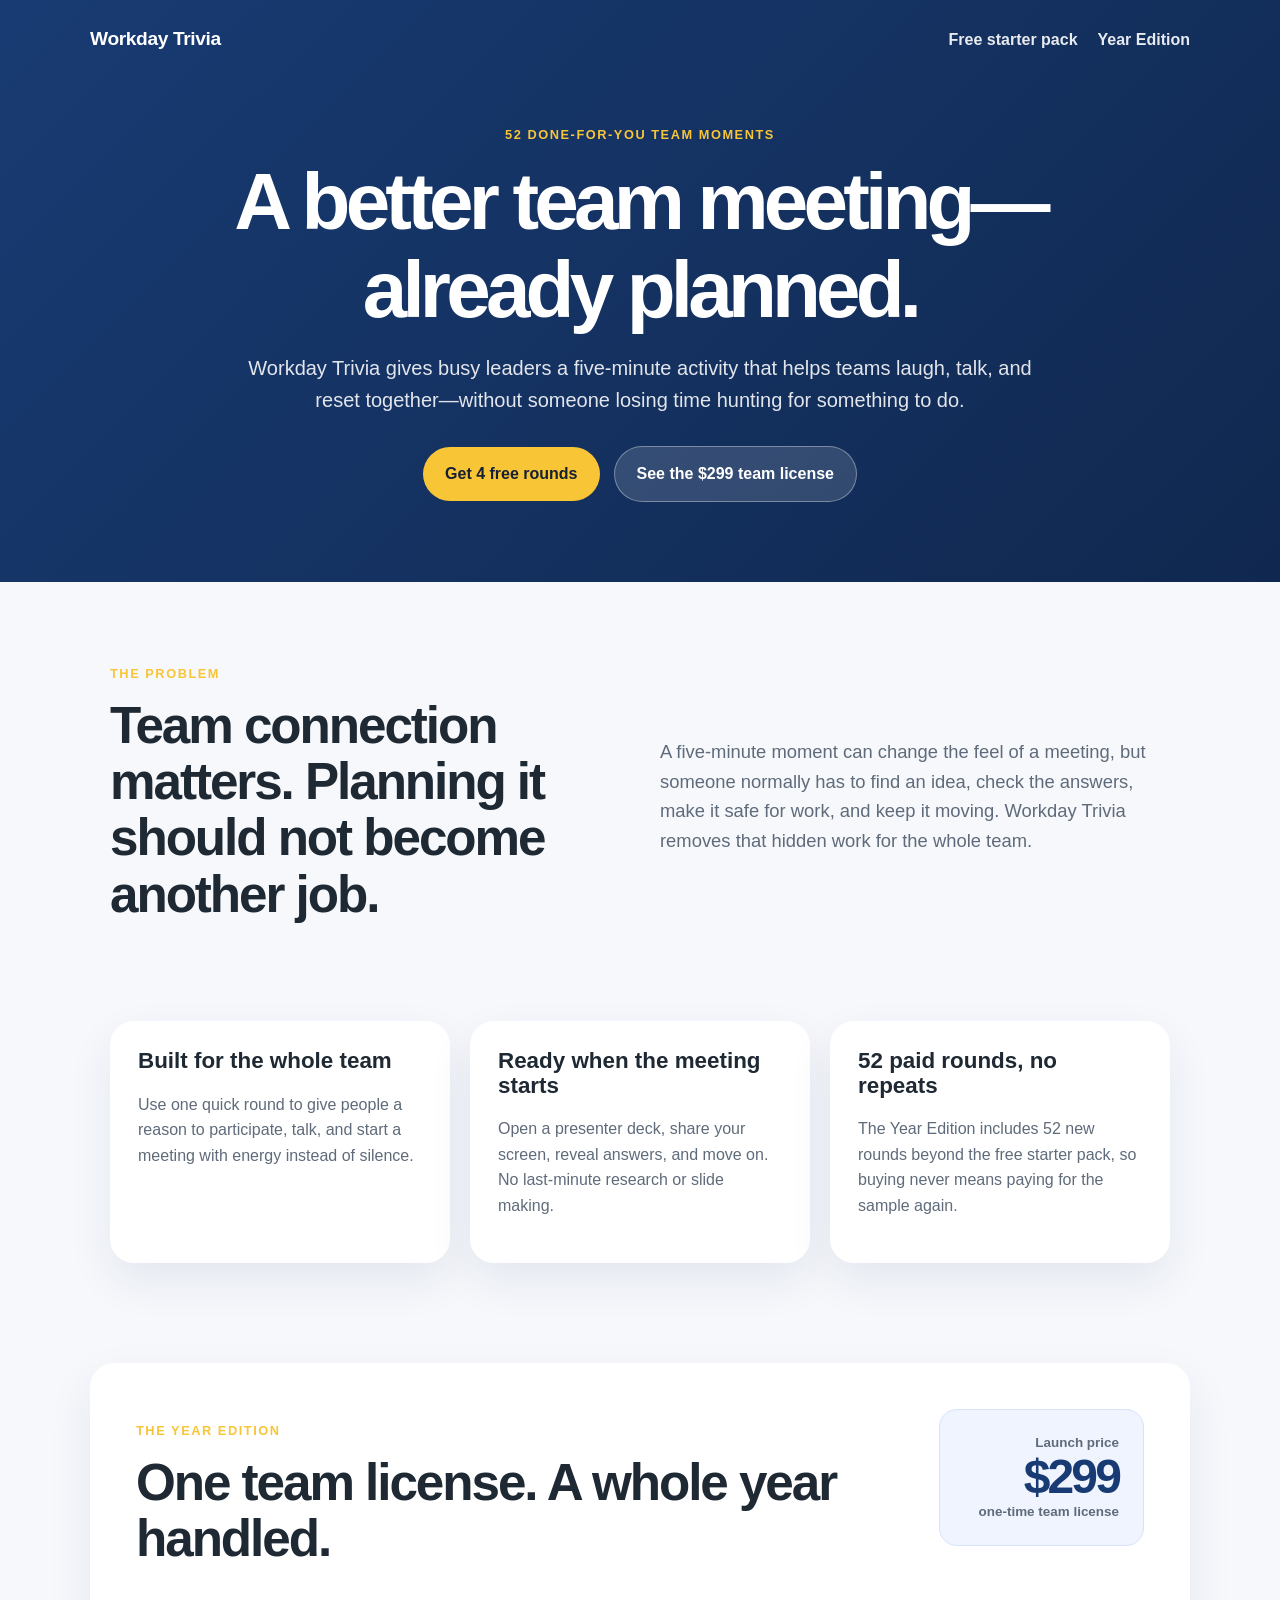
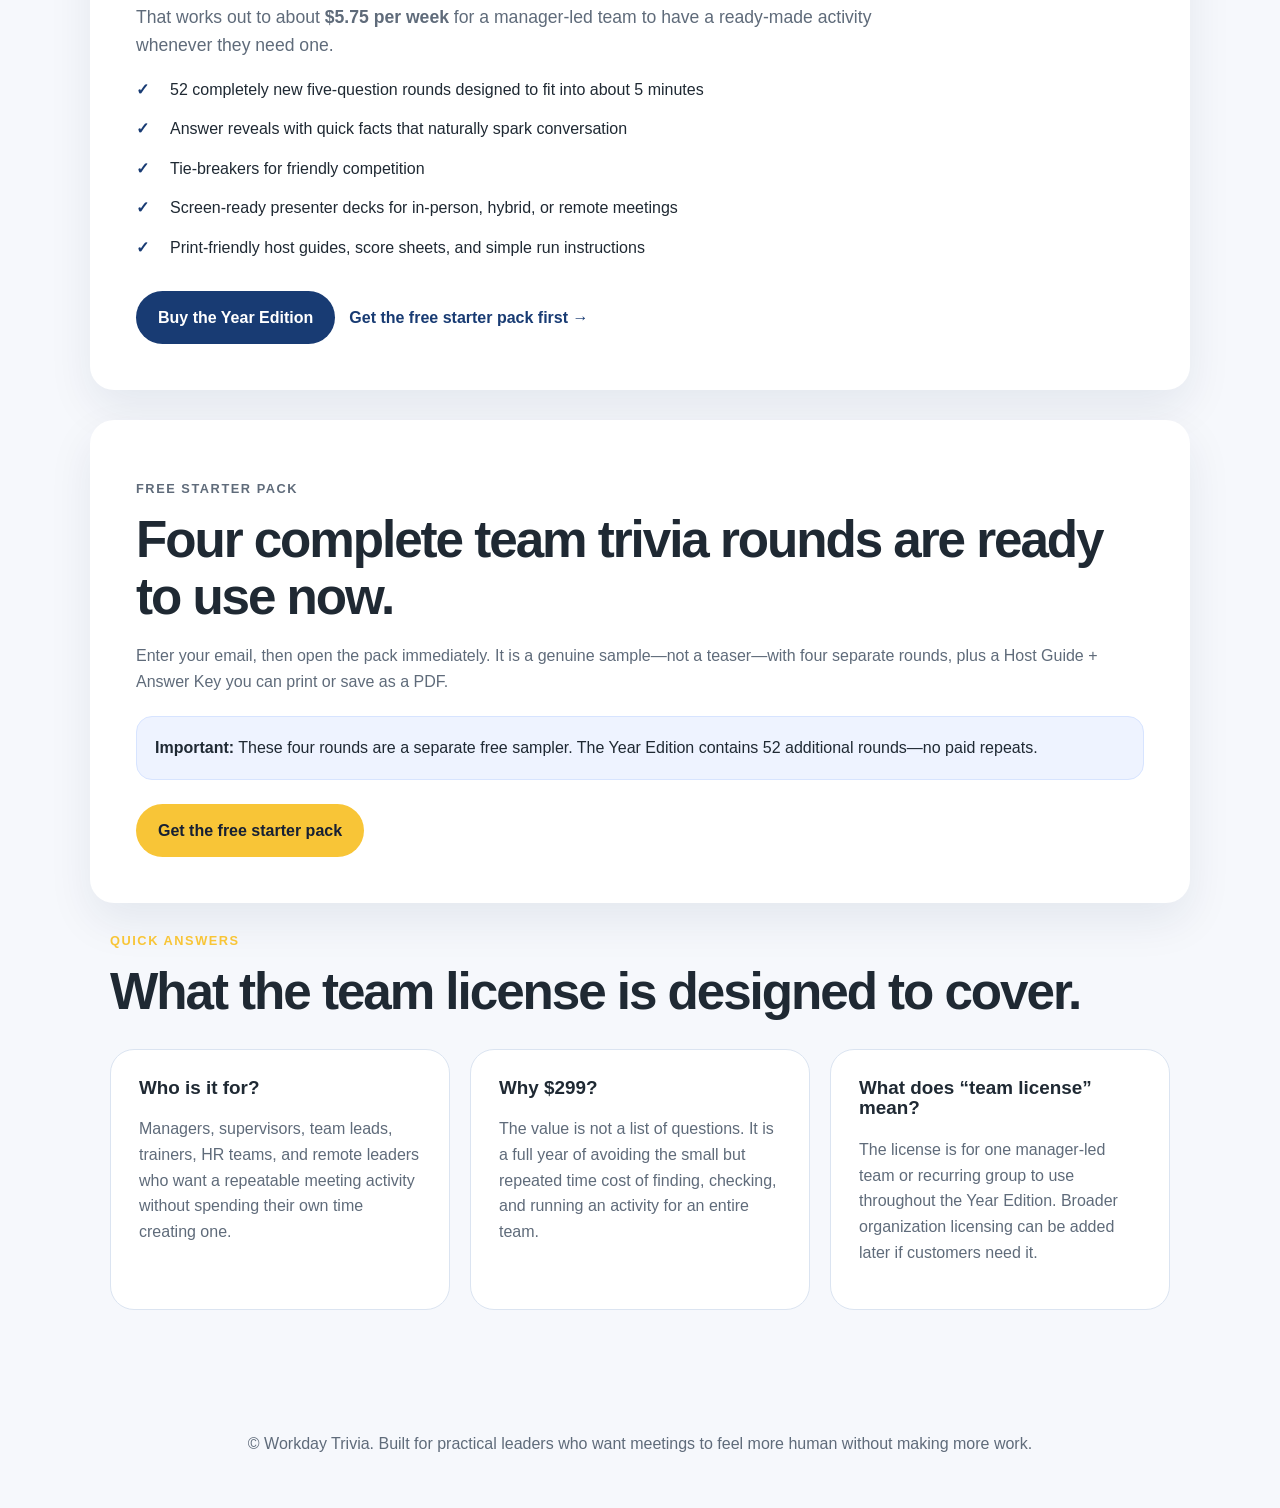
<file: index.html>
<!DOCTYPE html>
<html lang="en">
<head>
  <meta charset="UTF-8" />
  <meta name="viewport" content="width=device-width, initial-scale=1.0" />
  <title>Workday Trivia | 52 Weeks of Ready-to-Run Team Trivia</title>
  <meta name="description" content="Ready-to-run team trivia that gives managers 52 easy ways to create connection without planning another meeting activity." />
  <link rel="stylesheet" href="styles.css" />
</head>
<body>
  <header class="hero">
    <nav class="nav">
      <div class="brand">Workday Trivia</div>
      <div class="nav-links">
        <a href="get-starter-pack.html" class="nav-link">Free starter pack</a>
        <a href="#year-edition" class="nav-link">Year Edition</a>
      </div>
    </nav>
    <div class="hero-inner">
      <p class="eyebrow">52 done-for-you team moments</p>
      <h1>A better team meeting—already planned.</h1>
      <p class="lead">Workday Trivia gives busy leaders a five-minute activity that helps teams laugh, talk, and reset together—without someone losing time hunting for something to do.</p>
      <div class="hero-actions">
        <a href="get-starter-pack.html" class="button primary">Get 4 free rounds</a>
        <a href="#year-edition" class="button secondary">See the $299 team license</a>
      </div>
    </div>
  </header>

  <main>
    <section class="section problem">
      <div>
        <p class="eyebrow">The problem</p>
        <h2>Team connection matters. Planning it should not become another job.</h2>
      </div>
      <p>A five-minute moment can change the feel of a meeting, but someone normally has to find an idea, check the answers, make it safe for work, and keep it moving. Workday Trivia removes that hidden work for the whole team.</p>
    </section>

    <section class="section cards" aria-label="Workday Trivia benefits">
      <div class="card">
        <h3>Built for the whole team</h3>
        <p>Use one quick round to give people a reason to participate, talk, and start a meeting with energy instead of silence.</p>
      </div>
      <div class="card">
        <h3>Ready when the meeting starts</h3>
        <p>Open a presenter deck, share your screen, reveal answers, and move on. No last-minute research or slide making.</p>
      </div>
      <div class="card">
        <h3>52 paid rounds, no repeats</h3>
        <p>The Year Edition includes 52 new rounds beyond the free starter pack, so buying never means paying for the sample again.</p>
      </div>
    </section>

    <section class="section offer" id="year-edition">
      <div class="offer-heading">
        <div>
          <p class="eyebrow">The Year Edition</p>
          <h2>One team license. A whole year handled.</h2>
        </div>
        <div class="price-box" aria-label="Launch team license price">
          <span class="price-label">Launch price</span>
          <strong class="price">$299</strong>
          <span class="price-note">one-time team license</span>
        </div>
      </div>
      <p class="offer-intro">That works out to about <strong>$5.75 per week</strong> for a manager-led team to have a ready-made activity whenever they need one.</p>
      <ul class="checklist">
        <li>52 completely new five-question rounds designed to fit into about 5 minutes</li>
        <li>Answer reveals with quick facts that naturally spark conversation</li>
        <li>Tie-breakers for friendly competition</li>
        <li>Screen-ready presenter decks for in-person, hybrid, or remote meetings</li>
        <li>Print-friendly host guides, score sheets, and simple run instructions</li>
      </ul>
      <div class="offer-actions">
        <a href="https://payhip.com/b/7ZrlR" class="button dark">Buy the Year Edition</a>
        <a href="get-starter-pack.html" class="text-link">Get the free starter pack first →</a>
      </div>
    </section>

    <section class="section sample" id="sample">
      <p class="eyebrow">Free starter pack</p>
      <h2>Four complete team trivia rounds are ready to use now.</h2>
      <p>Enter your email, then open the pack immediately. It is a genuine sample—not a teaser—with four separate rounds, plus a Host Guide + Answer Key you can print or save as a PDF.</p>
      <div class="status-box">
        <strong>Important:</strong> These four rounds are a separate free sampler. The Year Edition contains 52 additional rounds—no paid repeats.
      </div>
      <div class="hero-actions start-actions">
        <a href="get-starter-pack.html" class="button primary">Get the free starter pack</a>
      </div>
    </section>

    <section class="section faq" aria-labelledby="faq-heading">
      <p class="eyebrow">Quick answers</p>
      <h2 id="faq-heading">What the team license is designed to cover.</h2>
      <div class="faq-grid">
        <article>
          <h3>Who is it for?</h3>
          <p>Managers, supervisors, team leads, trainers, HR teams, and remote leaders who want a repeatable meeting activity without spending their own time creating one.</p>
        </article>
        <article>
          <h3>Why $299?</h3>
          <p>The value is not a list of questions. It is a full year of avoiding the small but repeated time cost of finding, checking, and running an activity for an entire team.</p>
        </article>
        <article>
          <h3>What does “team license” mean?</h3>
          <p>The license is for one manager-led team or recurring group to use throughout the Year Edition. Broader organization licensing can be added later if customers need it.</p>
        </article>
      </div>
    </section>
  </main>

  <footer>
    <p>© Workday Trivia. Built for practical leaders who want meetings to feel more human without making more work.</p>
  </footer>
</body>
</html>
</file>
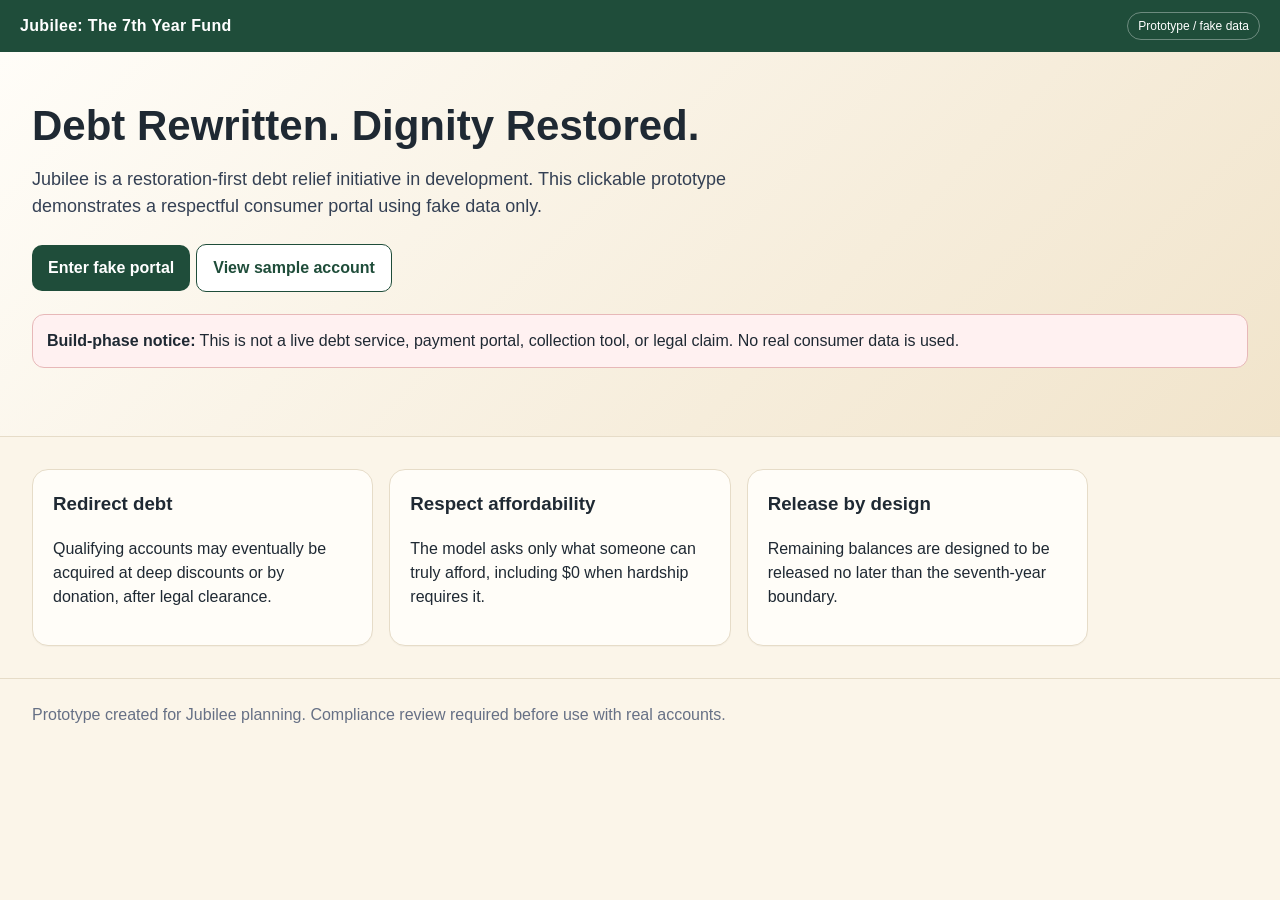
<file: jubilee-preview/index.html>
<!doctype html>
<html>
<head><meta charset="utf-8"><meta name="viewport" content="width=device-width,initial-scale=1"><title>Jubilee: The 7th Year Fund</title><link rel="stylesheet" href="styles.css"></head>
<body><div class="topbar"><div class="brand">Jubilee: The 7th Year Fund</div><div class="badge">Prototype / fake data</div></div><section class="hero"><h1>Debt Rewritten. Dignity Restored.</h1><p>Jubilee is a restoration-first debt relief initiative in development. This clickable prototype demonstrates a respectful consumer portal using fake data only.</p><a class="btn" href="dashboard.html">Enter fake portal</a><a class="btn secondary" href="account.html">View sample account</a><div class="notice warn"><strong>Build-phase notice:</strong> This is not a live debt service, payment portal, collection tool, or legal claim. No real consumer data is used.</div></section><main class="content"><div class="grid"><div class="card"><h3>Redirect debt</h3><p>Qualifying accounts may eventually be acquired at deep discounts or by donation, after legal clearance.</p></div><div class="card"><h3>Respect affordability</h3><p>The model asks only what someone can truly afford, including $0 when hardship requires it.</p></div><div class="card"><h3>Release by design</h3><p>Remaining balances are designed to be released no later than the seventh-year boundary.</p></div></div></main><footer>Prototype created for Jubilee planning. Compliance review required before use with real accounts.</footer></body></html>
</file>
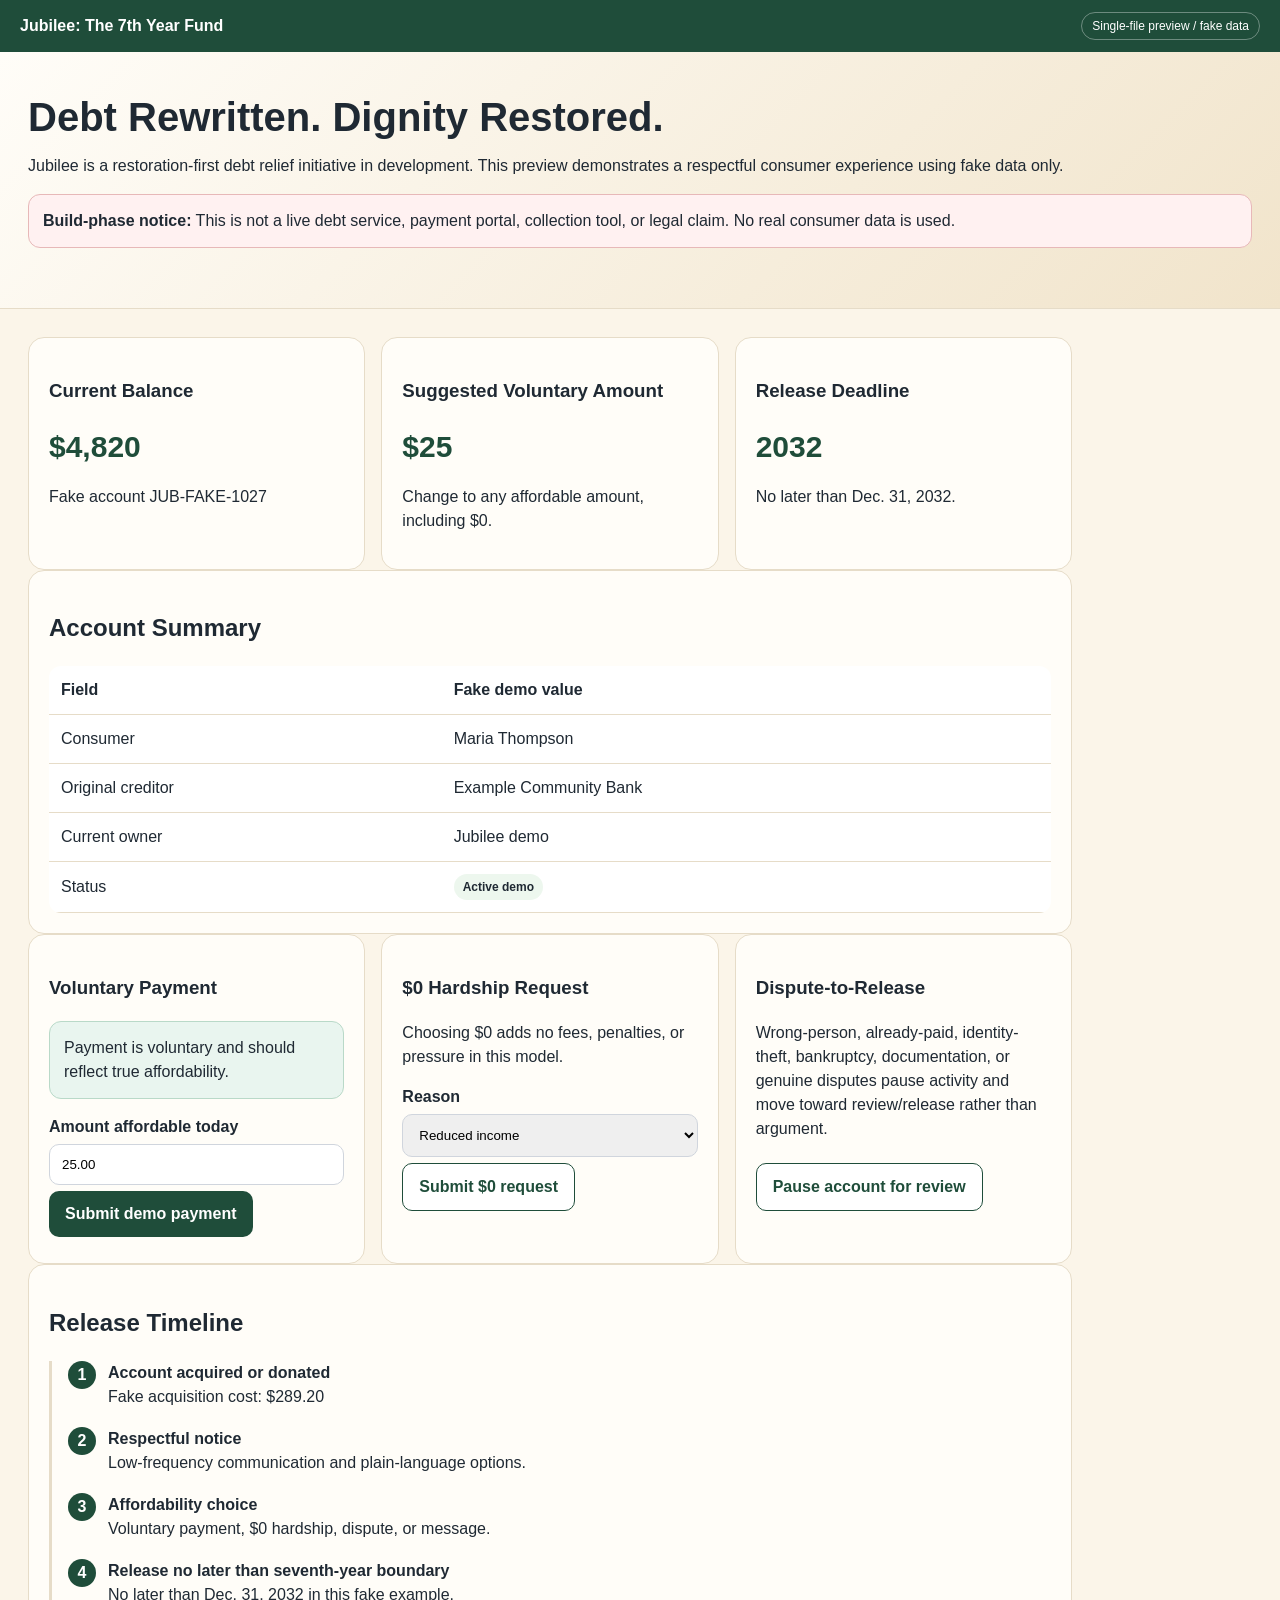
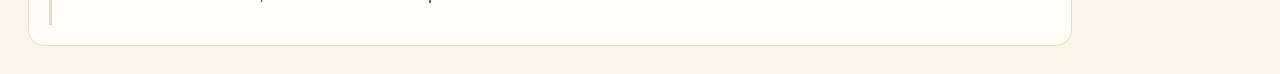
<file: docs/jubilee-preview/index.html>
<!doctype html><html><head><meta charset="utf-8"><meta name="viewport" content="width=device-width,initial-scale=1"><title>Jubilee Preview</title><style>:root{--green:#1f4d3a;--gold:#c59a3b;--cream:#fbf5e9;--ink:#1f2933;--muted:#667085;--line:#e6dcc8;--card:#fffdf8;--danger:#8a1f1f;--blue:#254f7a}*{box-sizing:border-box}body{margin:0;font-family:Inter,Arial,sans-serif;background:var(--cream);color:var(--ink);line-height:1.5}.topbar{background:var(--green);color:white;padding:12px 20px;display:flex;justify-content:space-between;gap:16px;align-items:center}.brand{font-weight:800}.badge{border:1px solid rgba(255,255,255,.35);border-radius:999px;padding:4px 10px;font-size:12px}.hero{padding:44px 28px;background:linear-gradient(135deg,#fffdf8,#f1e4cb);border-bottom:1px solid var(--line)}.hero h1{font-size:40px;line-height:1.05;margin:0 0 12px}.content{padding:28px;max-width:1100px}.grid{display:grid;grid-template-columns:repeat(3,1fr);gap:16px}.card{background:var(--card);border:1px solid var(--line);border-radius:16px;padding:20px}.metric{font-size:30px;font-weight:800;color:var(--green)}.notice{background:#fff6d6;border:1px solid #e8c96c;border-radius:12px;padding:14px;margin:16px 0}.safe{background:#e9f5ef;border-color:#b9d9c8}.warn{background:#fff1f1;border-color:#e7b8b8}.btn{display:inline-block;background:var(--green);color:white;padding:11px 16px;border-radius:10px;text-decoration:none;font-weight:700;margin:6px 6px 6px 0}.btn.secondary{background:#fff;color:var(--green);border:1px solid var(--green)}.table{width:100%;border-collapse:collapse;background:white;border-radius:12px;overflow:hidden}.table th,.table td{padding:12px;border-bottom:1px solid var(--line);text-align:left}.pill{display:inline-block;border-radius:999px;padding:4px 9px;background:#edf7ee;font-weight:700;font-size:12px}.steps{counter-reset:step}.step{display:flex;gap:12px;border-left:3px solid var(--line);padding:0 0 18px 16px}.dot{width:28px;height:28px;border-radius:50%;background:var(--green);color:white;display:flex;align-items:center;justify-content:center;font-weight:800;flex:0 0 auto}label{display:block;margin:12px 0 5px;font-weight:700}input,select,textarea{width:100%;padding:12px;border:1px solid #d0d5dd;border-radius:10px}textarea{min-height:90px}@media(max-width:820px){.grid{grid-template-columns:1fr}.hero h1{font-size:32px}}</style></head><body><div class="topbar"><div class="brand">Jubilee: The 7th Year Fund</div><div class="badge">Single-file preview / fake data</div></div><section class="hero"><h1>Debt Rewritten. Dignity Restored.</h1><p>Jubilee is a restoration-first debt relief initiative in development. This preview demonstrates a respectful consumer experience using fake data only.</p><div class="notice warn"><strong>Build-phase notice:</strong> This is not a live debt service, payment portal, collection tool, or legal claim. No real consumer data is used.</div></section><main class="content"><div class="grid"><div class="card"><h3>Current Balance</h3><div class="metric">$4,820</div><p>Fake account JUB-FAKE-1027</p></div><div class="card"><h3>Suggested Voluntary Amount</h3><div class="metric">$25</div><p>Change to any affordable amount, including $0.</p></div><div class="card"><h3>Release Deadline</h3><div class="metric">2032</div><p>No later than Dec. 31, 2032.</p></div></div><div class="card"><h2>Account Summary</h2><table class="table"><tr><th>Field</th><th>Fake demo value</th></tr><tr><td>Consumer</td><td>Maria Thompson</td></tr><tr><td>Original creditor</td><td>Example Community Bank</td></tr><tr><td>Current owner</td><td>Jubilee demo</td></tr><tr><td>Status</td><td><span class="pill">Active demo</span></td></tr></table></div><div class="grid"><div class="card"><h3>Voluntary Payment</h3><div class="notice safe">Payment is voluntary and should reflect true affordability.</div><label>Amount affordable today</label><input value="25.00"><a class="btn" href="#">Submit demo payment</a></div><div class="card"><h3>$0 Hardship Request</h3><p>Choosing $0 adds no fees, penalties, or pressure in this model.</p><label>Reason</label><select><option>Reduced income</option><option>Medical/family emergency</option><option>Housing or utilities priority</option></select><a class="btn secondary" href="#">Submit $0 request</a></div><div class="card"><h3>Dispute-to-Release</h3><p>Wrong-person, already-paid, identity-theft, bankruptcy, documentation, or genuine disputes pause activity and move toward review/release rather than argument.</p><a class="btn secondary" href="#">Pause account for review</a></div></div><div class="card"><h2>Release Timeline</h2><div class="steps"><div class="step"><div class="dot">1</div><div><strong>Account acquired or donated</strong><br>Fake acquisition cost: $289.20</div></div><div class="step"><div class="dot">2</div><div><strong>Respectful notice</strong><br>Low-frequency communication and plain-language options.</div></div><div class="step"><div class="dot">3</div><div><strong>Affordability choice</strong><br>Voluntary payment, $0 hardship, dispute, or message.</div></div><div class="step"><div class="dot">4</div><div><strong>Release no later than seventh-year boundary</strong><br>No later than Dec. 31, 2032 in this fake example.</div></div></div></div></main></body></html>
</file>
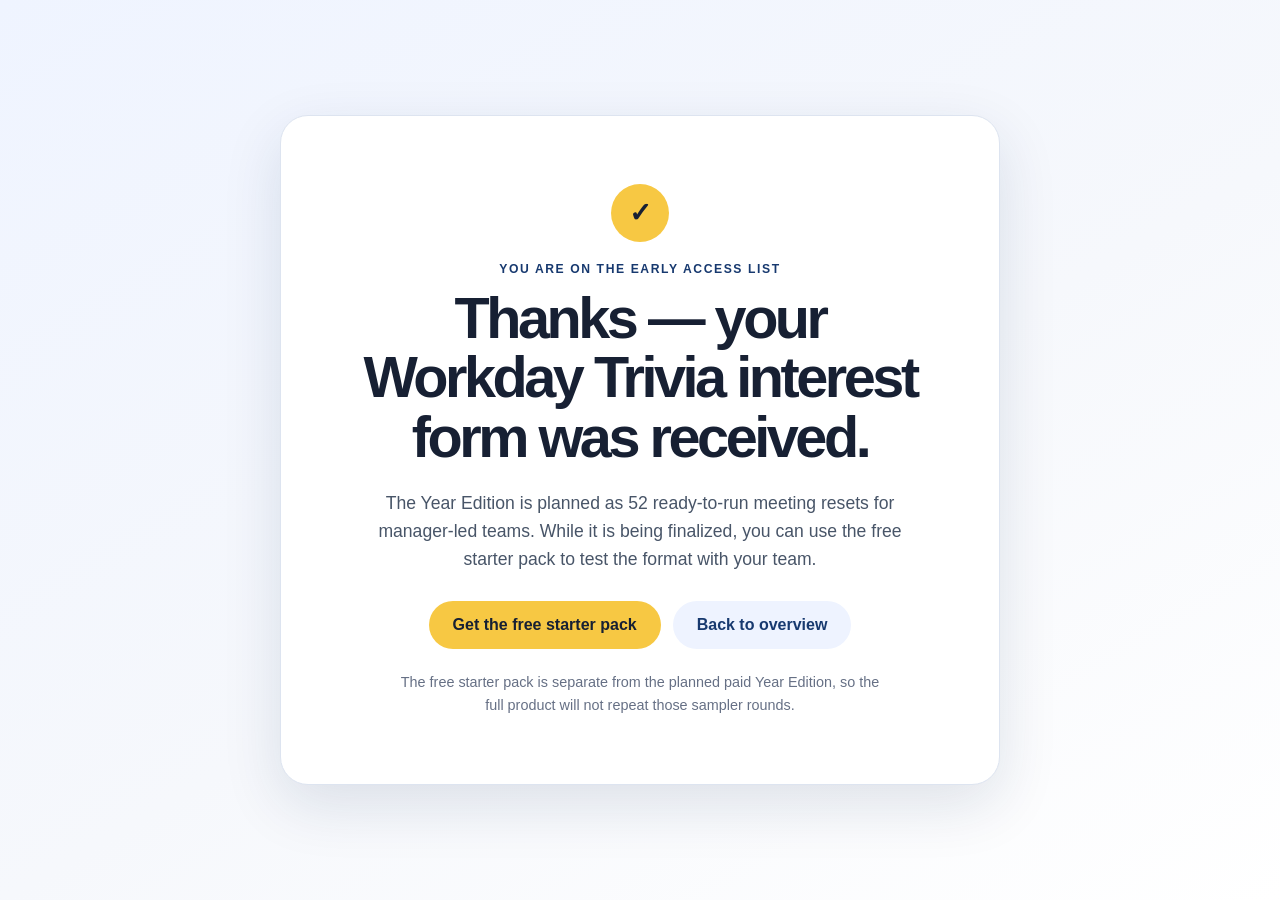
<file: early-access-thanks.html>
<!DOCTYPE html>
<html lang="en">
<head>
  <meta charset="UTF-8" />
  <meta name="viewport" content="width=device-width, initial-scale=1.0" />
  <meta name="robots" content="noindex" />
  <title>Early Access Request Received | Workday Trivia</title>
  <style>
    :root { --ink:#172033; --navy:#17396f; --navy2:#0d2143; --gold:#f7c843; --paper:#f6f8fc; --muted:#667085; --line:#dde4f0; }
    * { box-sizing:border-box; }
    body { margin:0; min-height:100vh; display:grid; place-items:center; padding:28px; font-family:Arial,Helvetica,sans-serif; color:var(--ink); background:linear-gradient(150deg,#eff4ff,#f6f8fc 55%,#fff); }
    main { width:min(720px,100%); padding:clamp(34px,8vw,68px); text-align:center; border:1px solid var(--line); border-radius:28px; background:#fff; box-shadow:0 20px 60px rgba(16,40,79,.12); }
    .check { width:58px; height:58px; display:grid; place-items:center; margin:0 auto 20px; border-radius:50%; color:var(--ink); background:var(--gold); font-size:1.7rem; font-weight:900; }
    .eyebrow { margin:0 0 13px; color:var(--navy); text-transform:uppercase; letter-spacing:.13em; font-size:.76rem; font-weight:900; }
    h1 { margin:0; font-size:clamp(2.2rem,6vw,3.6rem); line-height:1.03; letter-spacing:-.06em; }
    .lead { margin:22px auto 0; max-width:540px; color:#485568; font-size:1.1rem; line-height:1.6; }
    .actions { margin-top:28px; display:flex; flex-wrap:wrap; justify-content:center; gap:12px; }
    .button { display:inline-block; padding:15px 24px; border-radius:999px; color:var(--ink); background:var(--gold); text-decoration:none; font-weight:900; }
    .secondary { color:var(--navy); background:#eef3ff; }
    .small { margin:22px auto 0; max-width:500px; color:var(--muted); font-size:.9rem; line-height:1.55; }
  </style>
</head>
<body>
  <main>
    <div class="check">✓</div>
    <p class="eyebrow">You are on the early access list</p>
    <h1>Thanks — your Workday Trivia interest form was received.</h1>
    <p class="lead">The Year Edition is planned as 52 ready-to-run meeting resets for manager-led teams. While it is being finalized, you can use the free starter pack to test the format with your team.</p>
    <div class="actions">
      <a class="button" href="get-starter-pack.html">Get the free starter pack</a>
      <a class="button secondary" href="index.html">Back to overview</a>
    </div>
    <p class="small">The free starter pack is separate from the planned paid Year Edition, so the full product will not repeat those sampler rounds.</p>
  </main>
</body>
</html>
</file>
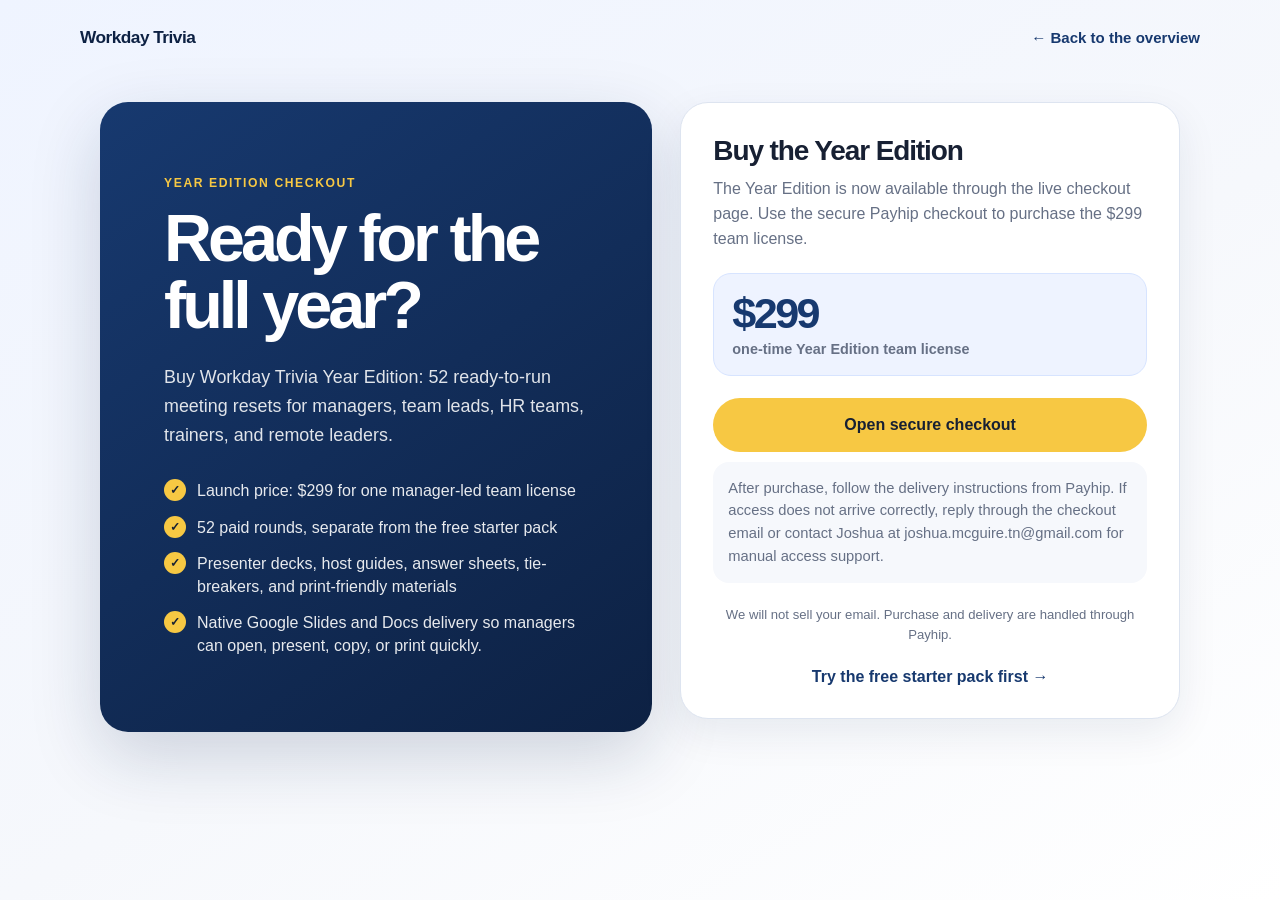
<file: early-access.html>
<!DOCTYPE html>
<html lang="en">
<head>
  <meta charset="UTF-8" />
  <meta name="viewport" content="width=device-width, initial-scale=1.0" />
  <meta name="robots" content="noindex" />
  <title>Buy Workday Trivia Year Edition</title>
  <meta name="description" content="Buy Workday Trivia Year Edition, a 52-week team trivia package for managers and team leaders." />
  <style>
    :root { --ink:#172033; --navy:#17396f; --navy2:#0d2143; --gold:#f7c843; --paper:#f6f8fc; --muted:#667085; --line:#dde4f0; --green:#0f8a57; }
    * { box-sizing:border-box; }
    body { margin:0; min-height:100vh; font-family:Arial,Helvetica,sans-serif; color:var(--ink); background:linear-gradient(150deg,#eff4ff 0%,#f6f8fc 55%,#fff 100%); }
    .nav { width:min(1120px,calc(100% - 40px)); margin:0 auto; min-height:74px; display:flex; justify-content:space-between; align-items:center; gap:18px; }
    .brand { color:var(--navy2); text-decoration:none; font-size:1.08rem; font-weight:900; letter-spacing:-.03em; }
    .back { color:var(--navy); text-decoration:none; font-size:.94rem; font-weight:800; }
    main { width:min(1080px,calc(100% - 40px)); margin:28px auto 70px; display:grid; grid-template-columns:minmax(0,1.05fr) minmax(330px,.95fr); gap:28px; align-items:start; }
    .intro { padding:clamp(34px,7vw,74px) clamp(28px,6vw,64px); border-radius:28px; color:#fff; background:linear-gradient(145deg,var(--navy),var(--navy2)); box-shadow:0 24px 70px rgba(16,40,79,.18); }
    .eyebrow { margin:0 0 15px; color:var(--gold); text-transform:uppercase; letter-spacing:.13em; font-size:.76rem; font-weight:900; }
    h1 { max-width:640px; margin:0; font-size:clamp(2.45rem,5.2vw,4.65rem); line-height:1.01; letter-spacing:-.06em; }
    .lead { max-width:610px; margin:24px 0 0; color:rgba(255,255,255,.87); font-size:1.12rem; line-height:1.6; }
    .benefits { margin:30px 0 0; padding:0; list-style:none; display:grid; gap:13px; }
    .benefits li { display:flex; gap:11px; align-items:flex-start; color:rgba(255,255,255,.9); line-height:1.45; }
    .check { width:22px; height:22px; flex:none; display:grid; place-items:center; border-radius:50%; color:var(--ink); background:var(--gold); font-size:.78rem; font-weight:900; }
    .card { align-self:start; padding:32px; border:1px solid var(--line); border-radius:28px; background:#fff; box-shadow:0 14px 40px rgba(16,40,79,.08); }
    .card h2 { margin:0; font-size:1.75rem; letter-spacing:-.04em; }
    .card > p { margin:10px 0 22px; color:var(--muted); line-height:1.55; }
    .price { margin:0 0 22px; padding:18px; border:1px solid #d7e4ff; border-radius:18px; background:#eef3ff; }
    .price strong { display:block; color:var(--navy); font-size:2.7rem; letter-spacing:-.06em; line-height:1; }
    .price span { display:block; margin-top:5px; color:var(--muted); font-size:.9rem; font-weight:800; }
    .button { display:flex; align-items:center; justify-content:center; width:100%; min-height:54px; border-radius:999px; padding:14px 18px; color:var(--ink); background:var(--gold); text-decoration:none; font-weight:900; font-size:1rem; }
    .small { margin:15px 0 0; color:var(--muted); font-size:.82rem; line-height:1.45; text-align:center; }
    .secondary-link { display:block; margin-top:22px; color:var(--navy); font-weight:800; text-align:center; text-decoration:none; }
    .support { margin-top:18px; padding:15px; border-radius:16px; background:#f6f8fc; color:#485568; line-height:1.45; font-size:.92rem; }
    @media (max-width:840px) { main { grid-template-columns:1fr; margin-top:4px; } .intro { padding:48px 30px; } }
  </style>
</head>
<body>
  <nav class="nav" aria-label="Primary navigation">
    <a href="index.html" class="brand">Workday Trivia</a>
    <a href="index.html" class="back">← Back to the overview</a>
  </nav>

  <main>
    <section class="intro">
      <p class="eyebrow">Year Edition checkout</p>
      <h1>Ready for the full year?</h1>
      <p class="lead">Buy Workday Trivia Year Edition: 52 ready-to-run meeting resets for managers, team leads, HR teams, trainers, and remote leaders.</p>
      <ul class="benefits">
        <li><span class="check">✓</span><span>Launch price: $299 for one manager-led team license</span></li>
        <li><span class="check">✓</span><span>52 paid rounds, separate from the free starter pack</span></li>
        <li><span class="check">✓</span><span>Presenter decks, host guides, answer sheets, tie-breakers, and print-friendly materials</span></li>
        <li><span class="check">✓</span><span>Native Google Slides and Docs delivery so managers can open, present, copy, or print quickly.</span></li>
      </ul>
    </section>

    <section class="card" aria-labelledby="checkout-title">
      <h2 id="checkout-title">Buy the Year Edition</h2>
      <p>The Year Edition is now available through the live checkout page. Use the secure Payhip checkout to purchase the $299 team license.</p>
      <div class="price">
        <strong>$299</strong>
        <span>one-time Year Edition team license</span>
      </div>
      <a class="button" href="https://payhip.com/b/7ZrlR">Open secure checkout</a>
      <p class="support">After purchase, follow the delivery instructions from Payhip. If access does not arrive correctly, reply through the checkout email or contact Joshua at joshua.mcguire.tn@gmail.com for manual access support.</p>
      <p class="small">We will not sell your email. Purchase and delivery are handled through Payhip.</p>
      <a class="secondary-link" href="get-starter-pack.html">Try the free starter pack first →</a>
    </section>
  </main>
</body>
</html>
</file>
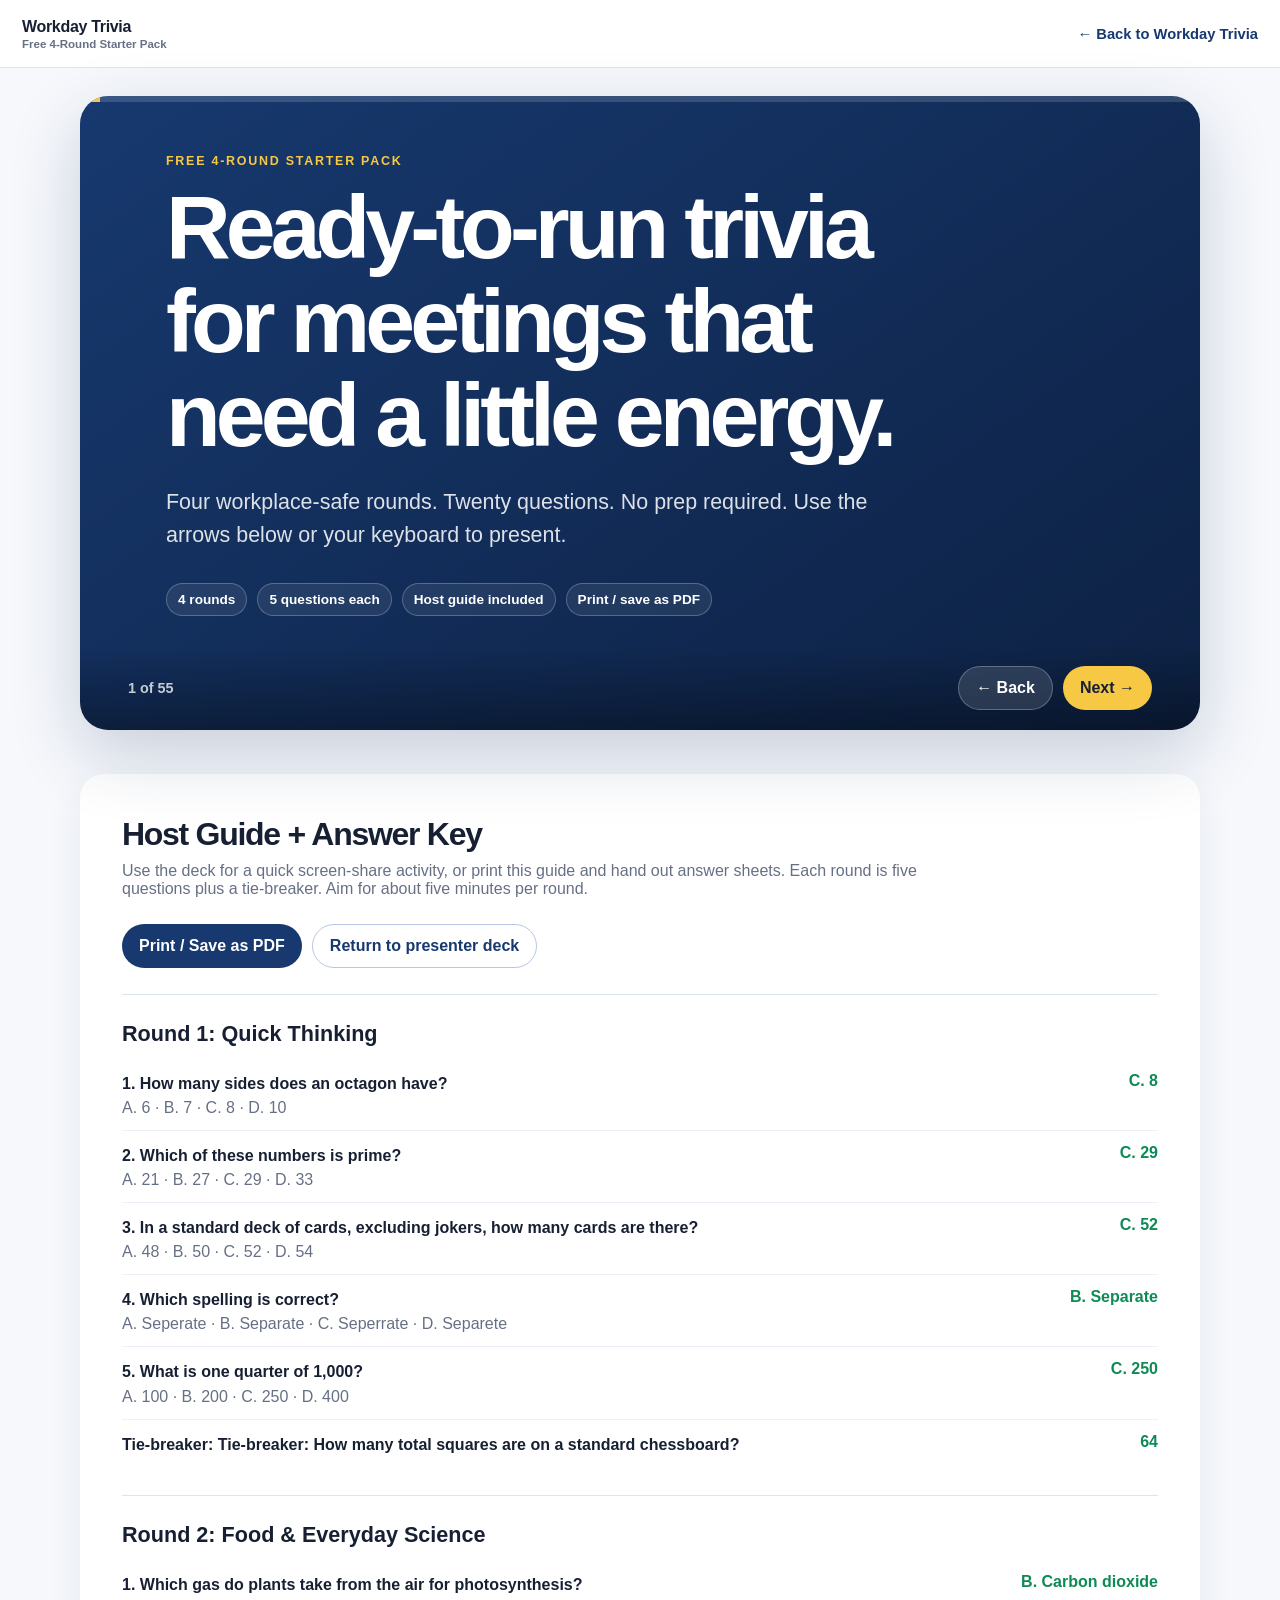
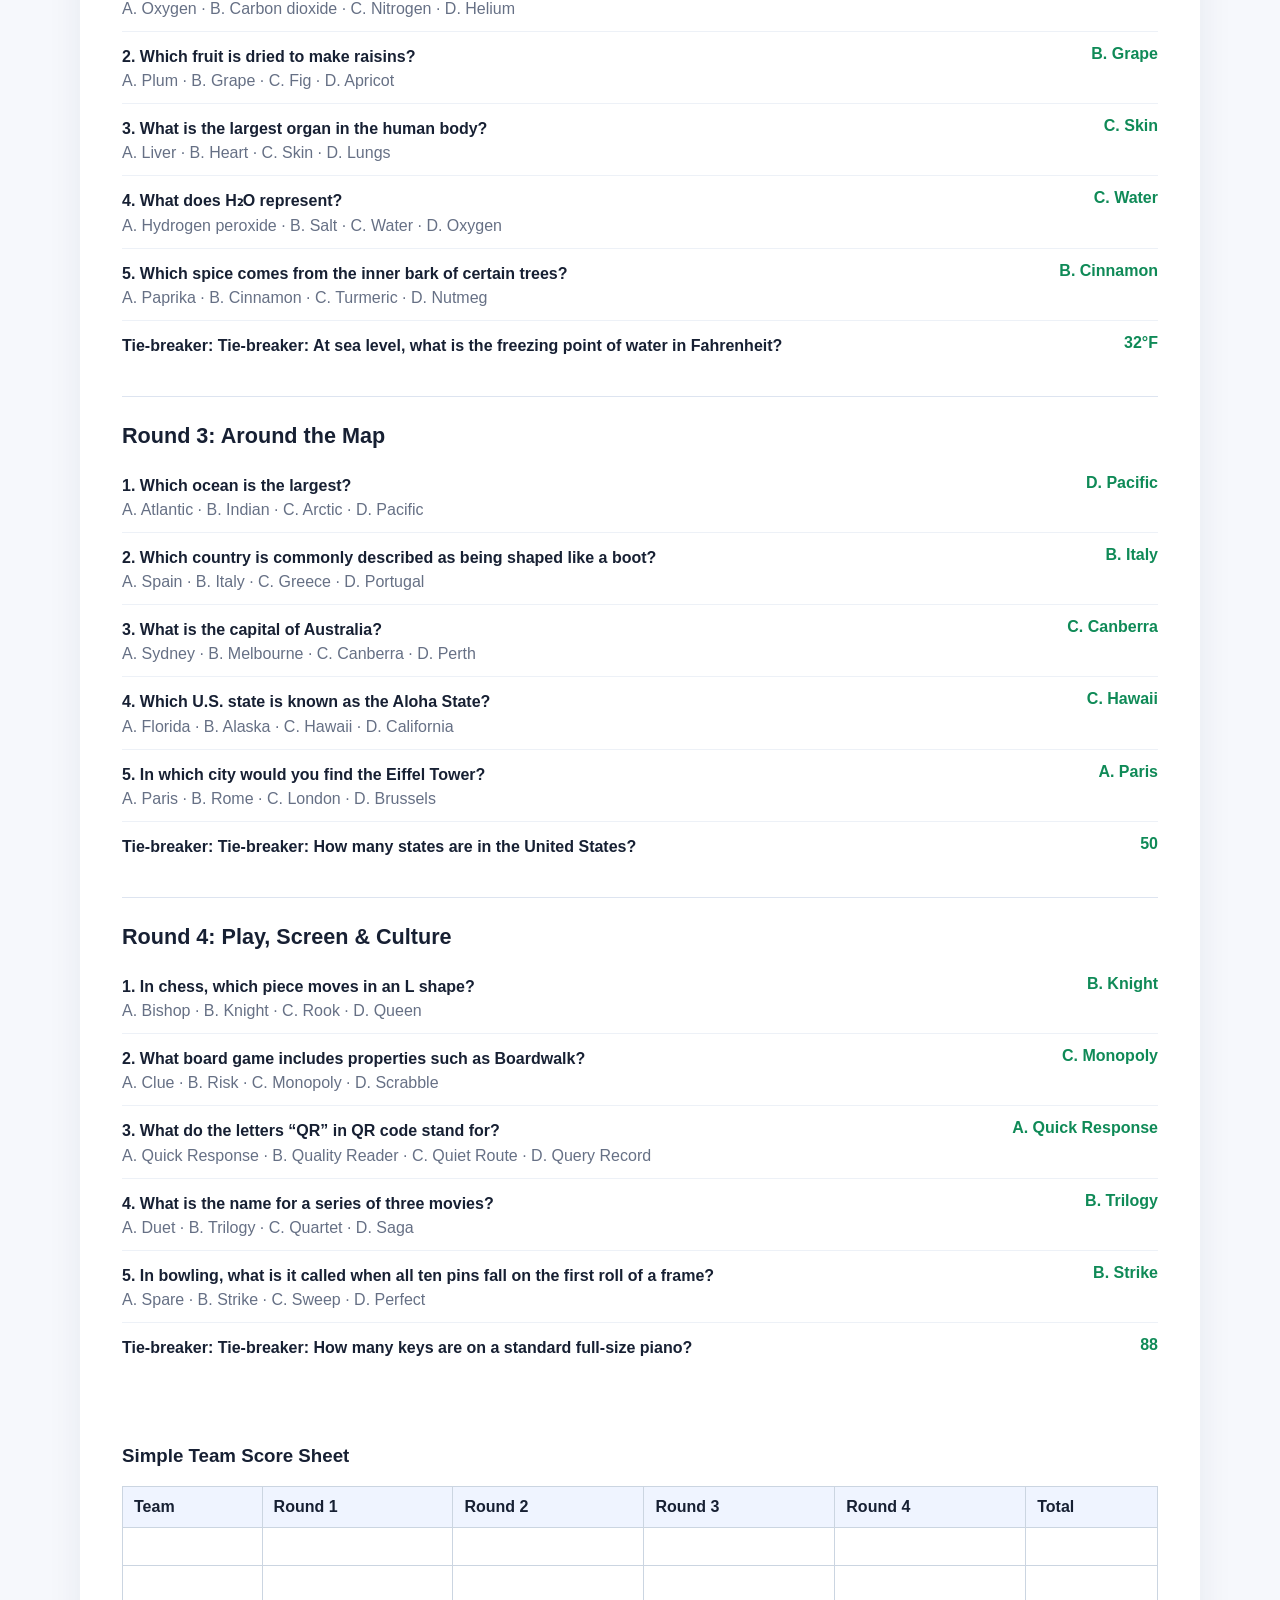
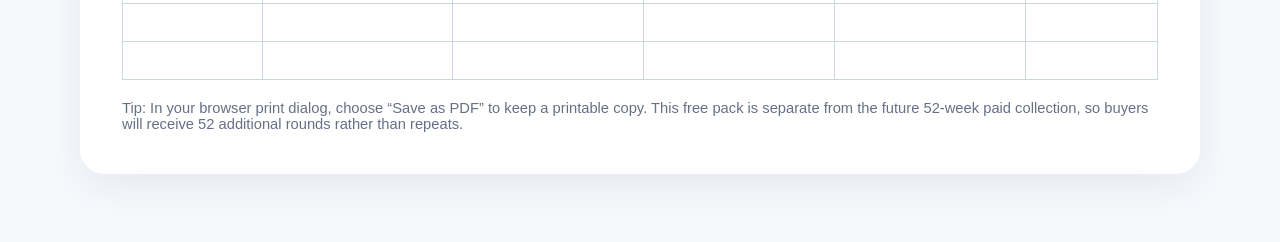
<file: free-starter-pack.html>
<!DOCTYPE html>
<html lang="en">
<head>
  <meta charset="UTF-8" />
  <meta name="viewport" content="width=device-width, initial-scale=1.0" />
  <meta name="description" content="Four ready-to-run workplace trivia rounds from Workday Trivia." />
  <title>Workday Trivia | Free 4-Round Starter Pack</title>
  <style>
    :root { --ink:#172033; --navy:#17396f; --navy2:#0d2143; --gold:#f7c843; --paper:#f6f8fc; --muted:#667085; --line:#dde4f0; --green:#0f8a57; }
    * { box-sizing:border-box; }
    html,body { min-height:100%; }
    body { margin:0; font-family:Arial,Helvetica,sans-serif; color:var(--ink); background:var(--paper); }
    .topbar { min-height:68px; padding:14px 22px; display:flex; align-items:center; justify-content:space-between; gap:16px; background:#fff; border-bottom:1px solid var(--line); }
    .brand { font-weight:800; letter-spacing:-.02em; }
    .brand small { display:block; margin-top:2px; color:var(--muted); font-weight:700; letter-spacing:0; font-size:.72rem; }
    .back { color:var(--navy); text-decoration:none; font-weight:800; font-size:.92rem; }
    .deck-wrap { width:min(1120px, calc(100% - 32px)); margin:28px auto 44px; }
    .deck { position:relative; overflow:hidden; min-height:610px; border-radius:28px; background:linear-gradient(145deg,var(--navy),var(--navy2)); color:#fff; box-shadow:0 24px 70px rgba(16,40,79,.2); }
    .progress { position:absolute; left:0; top:0; height:6px; width:100%; background:rgba(255,255,255,.15); }
    .progress > span { display:block; height:100%; background:var(--gold); transition:width .25s ease; }
    .slide { min-height:610px; padding:58px clamp(28px,7vw,86px) 114px; display:flex; flex-direction:column; justify-content:center; }
    .eyebrow { margin:0 0 12px; color:var(--gold); text-transform:uppercase; letter-spacing:.14em; font-size:.78rem; font-weight:900; }
    .slide h1,.slide h2 { margin:0; line-height:1.05; letter-spacing:-.055em; }
    .slide h1 { max-width:780px; font-size:clamp(2.7rem,7vw,5.7rem); }
    .slide h2 { max-width:900px; font-size:clamp(2.1rem,5vw,4.4rem); }
    .lead { max-width:720px; margin:24px 0 0; color:rgba(255,255,255,.86); font-size:clamp(1.04rem,2vw,1.34rem); line-height:1.55; }
    .meta { margin-top:30px; display:flex; flex-wrap:wrap; gap:10px; }
    .pill { padding:8px 11px; border:1px solid rgba(255,255,255,.24); border-radius:999px; background:rgba(255,255,255,.08); font-size:.85rem; font-weight:800; }
    .round-number { display:inline-grid; place-items:center; width:68px; height:68px; margin-bottom:24px; border-radius:20px; background:var(--gold); color:var(--ink); font-size:1.5rem; font-weight:900; }
    .choices { display:grid; grid-template-columns:repeat(2,minmax(0,1fr)); gap:14px; margin-top:34px; max-width:940px; }
    .choice { min-height:82px; padding:20px; display:flex; align-items:center; gap:12px; border:1px solid rgba(255,255,255,.22); border-radius:18px; background:rgba(255,255,255,.08); font-size:clamp(1rem,2vw,1.22rem); font-weight:800; }
    .choice-label { display:inline-grid; place-items:center; min-width:30px; height:30px; border-radius:50%; background:rgba(255,255,255,.17); font-size:.84rem; }
    .answer-card { max-width:900px; margin-top:28px; padding:28px; border-radius:22px; background:#fff; color:var(--ink); }
    .answer-label { margin:0 0 8px; color:var(--green); font-weight:900; text-transform:uppercase; letter-spacing:.1em; font-size:.78rem; }
    .answer { margin:0; font-size:clamp(1.5rem,4vw,2.7rem); font-weight:900; line-height:1.15; letter-spacing:-.04em; }
    .fact { margin:12px 0 0; color:#485568; font-size:1.08rem; line-height:1.55; }
    .tiebreaker { max-width:900px; margin-top:26px; padding:28px; border:2px solid var(--gold); border-radius:22px; background:rgba(255,255,255,.08); }
    .tiebreaker p { margin:0; font-size:clamp(1.3rem,3.4vw,2.35rem); line-height:1.2; font-weight:900; letter-spacing:-.04em; }
    .note { max-width:760px; margin-top:25px; color:rgba(255,255,255,.78); font-size:1rem; line-height:1.55; }
    .controls { position:absolute; left:0; right:0; bottom:0; padding:20px clamp(22px,5vw,48px); display:flex; justify-content:space-between; align-items:center; gap:18px; background:linear-gradient(transparent,rgba(0,0,0,.35)); }
    .count { color:rgba(255,255,255,.76); font-size:.9rem; font-weight:800; }
    .buttons { display:flex; gap:10px; }
    button { border:0; border-radius:999px; padding:12px 17px; cursor:pointer; font:inherit; font-weight:900; }
    .quiet { background:rgba(255,255,255,.13); color:#fff; border:1px solid rgba(255,255,255,.25); }
    .next { background:var(--gold); color:var(--ink); }
    .guide { width:min(1120px, calc(100% - 32px)); margin:0 auto 68px; padding:42px; border-radius:24px; background:#fff; box-shadow:0 12px 36px rgba(16,40,79,.07); }
    .guide h2 { margin:0 0 9px; letter-spacing:-.04em; font-size:2rem; }
    .guide-intro { margin:0 0 26px; color:var(--muted); max-width:800px; }
    .guide-actions { display:flex; flex-wrap:wrap; gap:10px; margin-bottom:26px; }
    .guide-actions button { background:var(--navy); color:#fff; }
    .guide-actions .outline { color:var(--navy); background:#fff; border:1px solid #b7c7e6; }
    .round-guide { padding:26px 0; border-top:1px solid var(--line); }
    .round-guide h3 { margin:0 0 12px; font-size:1.35rem; }
    .qa { display:grid; grid-template-columns:1fr auto; gap:18px; padding:13px 0; border-top:1px solid #edf1f7; }
    .qa:first-of-type { border-top:0; }
    .question { font-weight:800; line-height:1.45; }
    .guide-answer { text-align:right; color:var(--green); font-weight:900; }
    .scorecard { margin-top:28px; overflow:auto; }
    table { width:100%; min-width:640px; border-collapse:collapse; }
    th,td { border:1px solid #cbd5e1; padding:11px; text-align:left; }
    th { background:#eff4ff; }
    td { height:38px; }
    .print-note { margin:20px 0 0; color:var(--muted); font-size:.92rem; }
    @media (max-width:720px) { .topbar { align-items:flex-start; flex-direction:column; } .deck { min-height:650px; } .slide { min-height:650px; padding-bottom:126px; } .choices { grid-template-columns:1fr; } .guide { padding:26px 20px; } .qa { grid-template-columns:1fr; gap:5px; } .guide-answer { text-align:left; } }
    @media print { body { background:#fff; } .topbar,.deck-wrap,.guide-actions,.print-note { display:none !important; } .guide { display:block; width:100%; margin:0; padding:0; box-shadow:none; border-radius:0; } .round-guide { break-inside:avoid; } .scorecard { break-inside:avoid; } }
  </style>
</head>
<body>
  <header class="topbar">
    <div class="brand">Workday Trivia<small>Free 4-Round Starter Pack</small></div>
    <a class="back" href="index.html">← Back to Workday Trivia</a>
  </header>

  <main>
    <section class="deck-wrap" aria-label="Workday Trivia slide deck">
      <div class="deck" id="deck">
        <div class="progress"><span id="progressBar"></span></div>
        <div class="slide" id="slide"></div>
        <div class="controls">
          <div class="count" id="count"></div>
          <div class="buttons">
            <button class="quiet" id="prevButton" type="button">← Back</button>
            <button class="next" id="nextButton" type="button">Next →</button>
          </div>
        </div>
      </div>
    </section>

    <section class="guide" id="guide">
      <h2>Host Guide + Answer Key</h2>
      <p class="guide-intro">Use the deck for a quick screen-share activity, or print this guide and hand out answer sheets. Each round is five questions plus a tie-breaker. Aim for about five minutes per round.</p>
      <div class="guide-actions">
        <button type="button" onclick="window.print()">Print / Save as PDF</button>
        <button class="outline" type="button" onclick="document.getElementById('deck').scrollIntoView({behavior:'smooth'})">Return to presenter deck</button>
      </div>
      <div id="guideContent"></div>
      <div class="scorecard">
        <h3>Simple Team Score Sheet</h3>
        <table>
          <thead><tr><th>Team</th><th>Round 1</th><th>Round 2</th><th>Round 3</th><th>Round 4</th><th>Total</th></tr></thead>
          <tbody>
            <tr><td></td><td></td><td></td><td></td><td></td><td></td></tr>
            <tr><td></td><td></td><td></td><td></td><td></td><td></td></tr>
            <tr><td></td><td></td><td></td><td></td><td></td><td></td></tr>
            <tr><td></td><td></td><td></td><td></td><td></td><td></td></tr>
          </tbody>
        </table>
      </div>
      <p class="print-note">Tip: In your browser print dialog, choose “Save as PDF” to keep a printable copy. This free pack is separate from the future 52-week paid collection, so buyers will receive 52 additional rounds rather than repeats.</p>
    </section>
  </main>

  <script>
    const rounds = [
      {
        title: 'Quick Thinking',
        subtitle: 'A low-pressure warm-up that gets everyone talking.',
        questions: [
          { q: 'How many sides does an octagon have?', c: ['6','7','8','10'], a: 2, fact: '“Octa” means eight, which is also why an octopus has eight arms.' },
          { q: 'Which of these numbers is prime?', c: ['21','27','29','33'], a: 2, fact: 'A prime number has exactly two positive factors: 1 and itself.' },
          { q: 'In a standard deck of cards, excluding jokers, how many cards are there?', c: ['48','50','52','54'], a: 2, fact: 'A standard deck has four suits with 13 cards in each suit.' },
          { q: 'Which spelling is correct?', c: ['Seperate','Separate','Seperrate','Separete'], a: 1, fact: 'A common memory trick: there is “a rat” in sep-a-rat-e.' },
          { q: 'What is one quarter of 1,000?', c: ['100','200','250','400'], a: 2, fact: 'One quarter is the same as dividing by four.' }
        ],
        tie: { q: 'Tie-breaker: How many total squares are on a standard chessboard?', a: '64', fact: 'A standard chessboard is 8 by 8.' }
      },
      {
        title: 'Food & Everyday Science',
        subtitle: 'Familiar facts with just enough thinking required.',
        questions: [
          { q: 'Which gas do plants take from the air for photosynthesis?', c: ['Oxygen','Carbon dioxide','Nitrogen','Helium'], a: 1, fact: 'Plants use carbon dioxide, water, and sunlight to make sugars; oxygen is released in the process.' },
          { q: 'Which fruit is dried to make raisins?', c: ['Plum','Grape','Fig','Apricot'], a: 1, fact: 'Raisins are dried grapes, and drying concentrates their natural sweetness.' },
          { q: 'What is the largest organ in the human body?', c: ['Liver','Heart','Skin','Lungs'], a: 2, fact: 'Skin helps protect the body, regulate temperature, and sense the world around us.' },
          { q: 'What does H₂O represent?', c: ['Hydrogen peroxide','Salt','Water','Oxygen'], a: 2, fact: 'Each water molecule has two hydrogen atoms and one oxygen atom.' },
          { q: 'Which spice comes from the inner bark of certain trees?', c: ['Paprika','Cinnamon','Turmeric','Nutmeg'], a: 1, fact: 'Cinnamon is commonly sold as rolled bark sticks or as ground powder.' }
        ],
        tie: { q: 'Tie-breaker: At sea level, what is the freezing point of water in Fahrenheit?', a: '32°F', fact: 'Water freezes at 0°C and 32°F under standard conditions.' }
      },
      {
        title: 'Around the Map',
        subtitle: 'A quick trip around the world with no passport required.',
        questions: [
          { q: 'Which ocean is the largest?', c: ['Atlantic','Indian','Arctic','Pacific'], a: 3, fact: 'The Pacific Ocean covers more area than all the land on Earth combined.' },
          { q: 'Which country is commonly described as being shaped like a boot?', c: ['Spain','Italy','Greece','Portugal'], a: 1, fact: 'Italy’s “boot” shape is one of the best-known country outlines in the world.' },
          { q: 'What is the capital of Australia?', c: ['Sydney','Melbourne','Canberra','Perth'], a: 2, fact: 'Canberra was selected as a compromise between Sydney and Melbourne.' },
          { q: 'Which U.S. state is known as the Aloha State?', c: ['Florida','Alaska','Hawaii','California'], a: 2, fact: 'Hawaii is the only U.S. state made entirely of islands.' },
          { q: 'In which city would you find the Eiffel Tower?', c: ['Paris','Rome','London','Brussels'], a: 0, fact: 'The Eiffel Tower was completed in 1889 for the Paris World’s Fair.' }
        ],
        tie: { q: 'Tie-breaker: How many states are in the United States?', a: '50', fact: 'The 50th state, Hawaii, joined the Union in 1959.' }
      },
      {
        title: 'Play, Screen & Culture',
        subtitle: 'Workplace-safe familiar favorites.',
        questions: [
          { q: 'In chess, which piece moves in an L shape?', c: ['Bishop','Knight','Rook','Queen'], a: 1, fact: 'The knight is the only chess piece that can jump over other pieces.' },
          { q: 'What board game includes properties such as Boardwalk?', c: ['Clue','Risk','Monopoly','Scrabble'], a: 2, fact: 'Boardwalk and Park Place are the famous dark-blue properties in the standard U.S. version.' },
          { q: 'What do the letters “QR” in QR code stand for?', c: ['Quick Response','Quality Reader','Quiet Route','Query Record'], a: 0, fact: 'QR codes were originally developed to track automotive parts quickly.' },
          { q: 'What is the name for a series of three movies?', c: ['Duet','Trilogy','Quartet','Saga'], a: 1, fact: 'A trilogy is a three-part series; a tetralogy has four parts.' },
          { q: 'In bowling, what is it called when all ten pins fall on the first roll of a frame?', c: ['Spare','Strike','Sweep','Perfect'], a: 1, fact: 'A strike is marked with an X on a standard bowling score sheet.' }
        ],
        tie: { q: 'Tie-breaker: How many keys are on a standard full-size piano?', a: '88', fact: 'A standard piano has 52 white keys and 36 black keys.' }
      }
    ];

    const slides = [
      { type:'cover' },
      { type:'howto' },
      ...rounds.flatMap((round, roundIndex) => [
        { type:'round', round, roundIndex },
        ...round.questions.flatMap((question, questionIndex) => [
          { type:'question', round, roundIndex, question, questionIndex },
          { type:'answer', round, roundIndex, question, questionIndex }
        ]),
        { type:'tie', round, roundIndex },
        { type:'tieAnswer', round, roundIndex }
      ]),
      { type:'end' }
    ];

    let current = 0;
    const slideEl = document.getElementById('slide');
    const countEl = document.getElementById('count');
    const progressEl = document.getElementById('progressBar');
    const prevButton = document.getElementById('prevButton');
    const nextButton = document.getElementById('nextButton');

    function letter(index) { return String.fromCharCode(65 + index); }
    function escapeHtml(text) { return text.replace(/[&<>'"]/g, char => ({'&':'&amp;','<':'&lt;','>':'&gt;',"'":'&#39;','"':'&quot;'})[char]); }

    function renderSlide() {
      const item = slides[current];
      let html = '';
      if (item.type === 'cover') {
        html = `<p class="eyebrow">Free 4-Round Starter Pack</p><h1>Ready-to-run trivia for meetings that need a little energy.</h1><p class="lead">Four workplace-safe rounds. Twenty questions. No prep required. Use the arrows below or your keyboard to present.</p><div class="meta"><span class="pill">4 rounds</span><span class="pill">5 questions each</span><span class="pill">Host guide included</span><span class="pill">Print / save as PDF</span></div>`;
      } else if (item.type === 'howto') {
        html = `<p class="eyebrow">How to run it</p><h2>Make it easy on yourself.</h2><p class="lead">Split the room into teams, read each question, allow about 20–30 seconds, then reveal the answer. One point per correct answer. Use the tie-breaker only if you need it.</p><div class="meta"><span class="pill">Arrow keys work</span><span class="pill">Answers are on separate slides</span><span class="pill">Works on screen share</span></div><p class="note">For an in-person setup, scroll below the deck and print the Host Guide + Answer Key.</p>`;
      } else if (item.type === 'round') {
        html = `<div class="round-number">${item.roundIndex + 1}</div><p class="eyebrow">Round ${item.roundIndex + 1} of 4</p><h1>${escapeHtml(item.round.title)}</h1><p class="lead">${escapeHtml(item.round.subtitle)}</p><div class="meta"><span class="pill">Five questions</span><span class="pill">One point each</span><span class="pill">Tie-breaker ready</span></div>`;
      } else if (item.type === 'question') {
        const q = item.question;
        html = `<p class="eyebrow">${escapeHtml(item.round.title)} · Question ${item.questionIndex + 1} of 5</p><h2>${escapeHtml(q.q)}</h2><div class="choices">${q.c.map((choice, i) => `<div class="choice"><span class="choice-label">${letter(i)}</span>${escapeHtml(choice)}</div>`).join('')}</div><p class="note">Let teams lock in an answer before moving forward.</p>`;
      } else if (item.type === 'answer') {
        const q = item.question;
        html = `<p class="eyebrow">${escapeHtml(item.round.title)} · Answer ${item.questionIndex + 1}</p><div class="answer-card"><p class="answer-label">Correct answer</p><p class="answer">${letter(q.a)}. ${escapeHtml(q.c[q.a])}</p><p class="fact">${escapeHtml(q.fact)}</p></div><p class="note">Award one point for each correct answer.</p>`;
      } else if (item.type === 'tie') {
        html = `<p class="eyebrow">${escapeHtml(item.round.title)} · Tie-breaker</p><h2>Closest answer wins.</h2><div class="tiebreaker"><p>${escapeHtml(item.round.tie.q)}</p></div><p class="note">Have teams write down one number. No going over rule is optional.</p>`;
      } else if (item.type === 'tieAnswer') {
        html = `<p class="eyebrow">${escapeHtml(item.round.title)} · Tie-breaker Answer</p><div class="answer-card"><p class="answer-label">Correct answer</p><p class="answer">${escapeHtml(item.round.tie.a)}</p><p class="fact">${escapeHtml(item.round.tie.fact)}</p></div>`;
      } else if (item.type === 'end') {
        html = `<p class="eyebrow">That’s the starter pack</p><h1>Four free rounds. Zero repeats in the future 52-week collection.</h1><p class="lead">This pack is intentionally separate from the paid Year Edition. When the full collection launches, it will contain 52 additional weekly rounds.</p><div class="meta"><span class="pill">Screen-ready</span><span class="pill">Host guide</span><span class="pill">Built for busy leaders</span></div><p class="note">Return to the Workday Trivia home page for product updates.</p>`;
      }
      slideEl.innerHTML = html;
      countEl.textContent = `${current + 1} of ${slides.length}`;
      progressEl.style.width = `${((current + 1) / slides.length) * 100}%`;
      prevButton.disabled = current === 0;
      nextButton.textContent = current === slides.length - 1 ? 'Start over ↺' : 'Next →';
    }

    function move(direction) {
      if (direction > 0 && current === slides.length - 1) current = 0;
      else current = Math.max(0, Math.min(slides.length - 1, current + direction));
      renderSlide();
    }

    prevButton.addEventListener('click', () => move(-1));
    nextButton.addEventListener('click', () => move(1));
    document.addEventListener('keydown', event => {
      if (['ArrowRight',' ','Enter'].includes(event.key)) { event.preventDefault(); move(1); }
      if (event.key === 'ArrowLeft') { event.preventDefault(); move(-1); }
    });

    function renderGuide() {
      document.getElementById('guideContent').innerHTML = rounds.map((round, roundIndex) => `
        <section class="round-guide">
          <h3>Round ${roundIndex + 1}: ${escapeHtml(round.title)}</h3>
          ${round.questions.map((q, qIndex) => `<div class="qa"><div><div class="question">${qIndex + 1}. ${escapeHtml(q.q)}</div><div style="margin-top:4px;color:#667085">${escapeHtml(q.c.map((choice,i)=>`${letter(i)}. ${choice}`).join(' · '))}</div></div><div class="guide-answer">${letter(q.a)}. ${escapeHtml(q.c[q.a])}</div></div>`).join('')}
          <div class="qa"><div><div class="question">Tie-breaker: ${escapeHtml(round.tie.q)}</div></div><div class="guide-answer">${escapeHtml(round.tie.a)}</div></div>
        </section>
      `).join('');
    }

    renderSlide();
    renderGuide();
  </script>
</body>
</html>
</file>
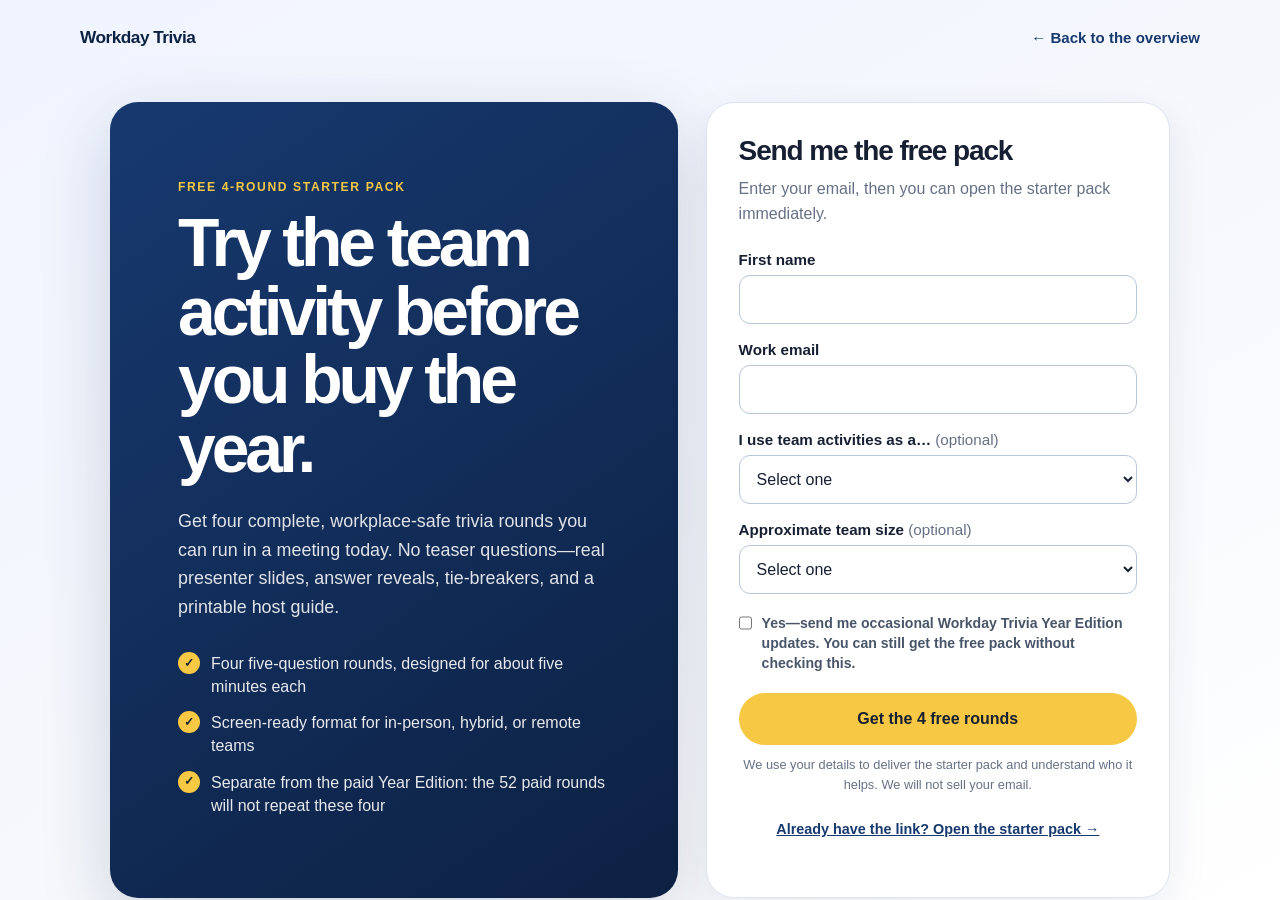
<file: get-starter-pack.html>
<!DOCTYPE html>
<html lang="en">
<head>
  <meta charset="UTF-8" />
  <meta name="viewport" content="width=device-width, initial-scale=1.0" />
  <meta name="robots" content="noindex" />
  <title>Get the Free Starter Pack | Workday Trivia</title>
  <meta name="description" content="Get four ready-to-run team trivia rounds from Workday Trivia." />
  <style>
    :root { --ink:#172033; --navy:#17396f; --navy2:#0d2143; --gold:#f7c843; --paper:#f6f8fc; --muted:#667085; --line:#dde4f0; --green:#0f8a57; }
    * { box-sizing:border-box; }
    body { margin:0; min-height:100vh; font-family:Arial,Helvetica,sans-serif; color:var(--ink); background:linear-gradient(150deg,#eff4ff 0%,#f6f8fc 55%,#fff 100%); }
    .nav { width:min(1120px,calc(100% - 40px)); margin:0 auto; min-height:74px; display:flex; justify-content:space-between; align-items:center; gap:18px; }
    .brand { color:var(--navy2); text-decoration:none; font-size:1.08rem; font-weight:900; letter-spacing:-.03em; }
    .back { color:var(--navy); text-decoration:none; font-size:.94rem; font-weight:800; }
    main { width:min(1060px,calc(100% - 40px)); margin:28px auto 70px; display:grid; grid-template-columns:minmax(0,1.1fr) minmax(330px,.9fr); gap:28px; align-items:stretch; }
    .intro { padding:clamp(34px,7vw,78px) clamp(28px,6vw,68px); border-radius:28px; color:#fff; background:linear-gradient(145deg,var(--navy),var(--navy2)); box-shadow:0 24px 70px rgba(16,40,79,.18); }
    .eyebrow { margin:0 0 15px; color:var(--gold); text-transform:uppercase; letter-spacing:.13em; font-size:.76rem; font-weight:900; }
    h1 { max-width:620px; margin:0; font-size:clamp(2.55rem,5.3vw,4.75rem); line-height:1.01; letter-spacing:-.06em; }
    .lead { max-width:590px; margin:24px 0 0; color:rgba(255,255,255,.87); font-size:1.12rem; line-height:1.6; }
    .benefits { margin:30px 0 0; padding:0; list-style:none; display:grid; gap:13px; }
    .benefits li { display:flex; gap:11px; align-items:flex-start; color:rgba(255,255,255,.9); line-height:1.45; }
    .check { width:22px; height:22px; flex:none; display:grid; place-items:center; border-radius:50%; color:var(--ink); background:var(--gold); font-size:.78rem; font-weight:900; }
    .card { align-self:center; padding:32px; border:1px solid var(--line); border-radius:28px; background:#fff; box-shadow:0 14px 40px rgba(16,40,79,.08); }
    .card h2 { margin:0; font-size:1.75rem; letter-spacing:-.04em; }
    .card > p { margin:10px 0 24px; color:var(--muted); line-height:1.55; }
    label { display:block; margin:17px 0 7px; font-weight:800; font-size:.95rem; }
    input,select { width:100%; min-height:49px; padding:12px 13px; border:1px solid #b8c6dc; border-radius:11px; color:var(--ink); background:#fff; font:inherit; }
    input:focus,select:focus { outline:3px solid rgba(23,57,111,.16); border-color:var(--navy); }
    .consent { display:flex; gap:10px; align-items:flex-start; margin:19px 0; color:#485568; font-size:.88rem; line-height:1.45; }
    .consent input { width:18px; min-height:18px; margin:1px 0 0; }
    button { width:100%; min-height:52px; border:0; border-radius:999px; padding:13px 18px; color:var(--ink); background:var(--gold); cursor:pointer; font:inherit; font-weight:900; font-size:1rem; }
    button:hover { filter:brightness(.98); }
    .privacy { margin:15px 0 0; color:var(--muted); font-size:.8rem; line-height:1.45; text-align:center; }
    .privacy a { color:var(--navy); }
    .already { margin:23px 0 0; text-align:center; font-size:.9rem; }
    .already a { color:var(--navy); font-weight:800; }
    @media (max-width:800px) { main { grid-template-columns:1fr; margin-top:4px; } .intro { padding:48px 30px; } }
  </style>
</head>
<body>
  <nav class="nav" aria-label="Primary navigation">
    <a href="index.html" class="brand">Workday Trivia</a>
    <a href="index.html" class="back">← Back to the overview</a>
  </nav>

  <main>
    <section class="intro">
      <p class="eyebrow">Free 4-round starter pack</p>
      <h1>Try the team activity before you buy the year.</h1>
      <p class="lead">Get four complete, workplace-safe trivia rounds you can run in a meeting today. No teaser questions—real presenter slides, answer reveals, tie-breakers, and a printable host guide.</p>
      <ul class="benefits">
        <li><span class="check">✓</span><span>Four five-question rounds, designed for about five minutes each</span></li>
        <li><span class="check">✓</span><span>Screen-ready format for in-person, hybrid, or remote teams</span></li>
        <li><span class="check">✓</span><span>Separate from the paid Year Edition: the 52 paid rounds will not repeat these four</span></li>
      </ul>
    </section>

    <section class="card" aria-labelledby="form-title">
      <h2 id="form-title">Send me the free pack</h2>
      <p>Enter your email, then you can open the starter pack immediately.</p>
      <form action="https://formsubmit.co/joshua.mcguire.tn@gmail.com" method="POST">
        <input type="hidden" name="_subject" value="New Workday Trivia starter-pack request" />
        <input type="hidden" name="_next" value="https://joshuamcguiretn.github.io/workday-trivia/starter-pack-access.html" />
        <input type="hidden" name="_template" value="table" />
        <input type="hidden" name="_autoresponse" value="Thanks for requesting the Workday Trivia Free Starter Pack. Open your four ready-to-run rounds here: https://joshuamcguiretn.github.io/workday-trivia/free-starter-pack.html\n\nThe paid Year Edition will include 52 different rounds, with no repeats from this sampler." />
        <label for="name">First name</label>
        <input id="name" name="name" type="text" autocomplete="given-name" required />
        <label for="email">Work email</label>
        <input id="email" name="email" type="email" autocomplete="email" required />
        <label for="role">I use team activities as a… <span style="font-weight:400;color:#667085;">(optional)</span></label>
        <select id="role" name="role">
          <option value="">Select one</option>
          <option>Manager or supervisor</option>
          <option>HR or people leader</option>
          <option>Trainer or facilitator</option>
          <option>Team member</option>
          <option>Other</option>
        </select>
        <label for="team_size">Approximate team size <span style="font-weight:400;color:#667085;">(optional)</span></label>
        <select id="team_size" name="team_size">
          <option value="">Select one</option>
          <option>2–5 people</option>
          <option>6–15 people</option>
          <option>16–30 people</option>
          <option>31+ people</option>
        </select>
        <label class="consent" for="updates"><input id="updates" name="year_edition_updates" type="checkbox" value="Yes, send occasional Year Edition updates" /><span>Yes—send me occasional Workday Trivia Year Edition updates. You can still get the free pack without checking this.</span></label>
        <button type="submit">Get the 4 free rounds</button>
      </form>
      <p class="privacy">We use your details to deliver the starter pack and understand who it helps. We will not sell your email.</p>
      <p class="already"><a href="free-starter-pack.html">Already have the link? Open the starter pack →</a></p>
    </section>
  </main>
</body>
</html>
</file>
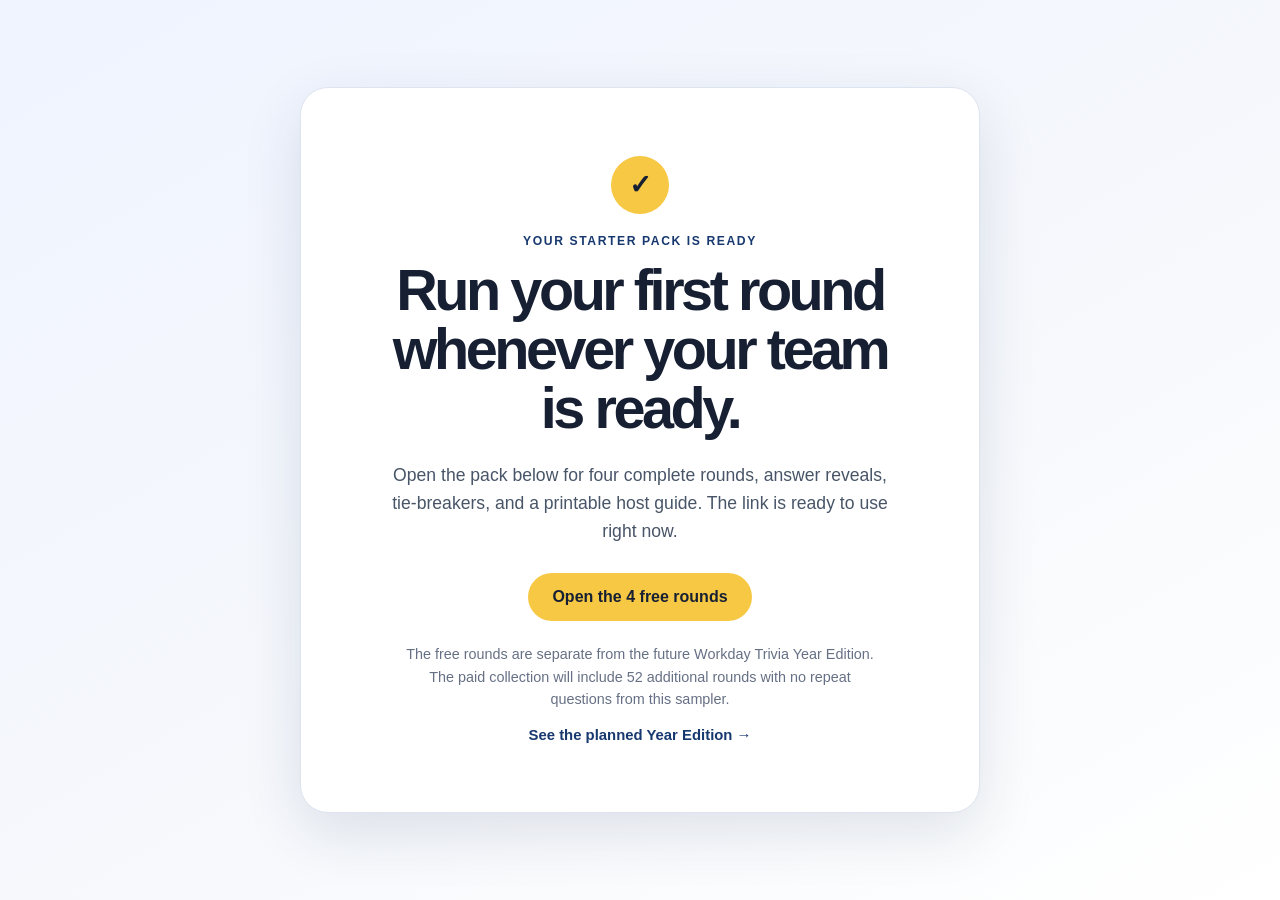
<file: starter-pack-access.html>
<!DOCTYPE html>
<html lang="en">
<head>
  <meta charset="UTF-8" />
  <meta name="viewport" content="width=device-width, initial-scale=1.0" />
  <meta name="robots" content="noindex" />
  <title>Your Free Starter Pack Is Ready | Workday Trivia</title>
  <style>
    :root { --ink:#172033; --navy:#17396f; --navy2:#0d2143; --gold:#f7c843; --paper:#f6f8fc; --muted:#667085; --line:#dde4f0; }
    * { box-sizing:border-box; }
    body { margin:0; min-height:100vh; display:grid; place-items:center; padding:28px; font-family:Arial,Helvetica,sans-serif; color:var(--ink); background:linear-gradient(150deg,#eff4ff,#f6f8fc 55%,#fff); }
    main { width:min(680px,100%); padding:clamp(34px,8vw,68px); text-align:center; border:1px solid var(--line); border-radius:28px; background:#fff; box-shadow:0 20px 60px rgba(16,40,79,.12); }
    .check { width:58px; height:58px; display:grid; place-items:center; margin:0 auto 20px; border-radius:50%; color:var(--ink); background:var(--gold); font-size:1.7rem; font-weight:900; }
    .eyebrow { margin:0 0 13px; color:var(--navy); text-transform:uppercase; letter-spacing:.13em; font-size:.76rem; font-weight:900; }
    h1 { margin:0; font-size:clamp(2.2rem,6vw,3.6rem); line-height:1.03; letter-spacing:-.06em; }
    .lead { margin:22px auto 0; max-width:510px; color:#485568; font-size:1.1rem; line-height:1.6; }
    .button { display:inline-block; margin-top:28px; padding:15px 24px; border-radius:999px; color:var(--ink); background:var(--gold); text-decoration:none; font-weight:900; }
    .small { margin:22px auto 0; max-width:470px; color:var(--muted); font-size:.9rem; line-height:1.55; }
    .secondary { display:inline-block; margin-top:17px; color:var(--navy); font-size:.93rem; font-weight:800; text-decoration:none; }
  </style>
</head>
<body>
  <main>
    <div class="check">✓</div>
    <p class="eyebrow">Your starter pack is ready</p>
    <h1>Run your first round whenever your team is ready.</h1>
    <p class="lead">Open the pack below for four complete rounds, answer reveals, tie-breakers, and a printable host guide. The link is ready to use right now.</p>
    <a class="button" href="free-starter-pack.html">Open the 4 free rounds</a>
    <p class="small">The free rounds are separate from the future Workday Trivia Year Edition. The paid collection will include 52 additional rounds with no repeat questions from this sampler.</p>
    <a class="secondary" href="index.html#year-edition">See the planned Year Edition →</a>
  </main>
</body>
</html>
</file>
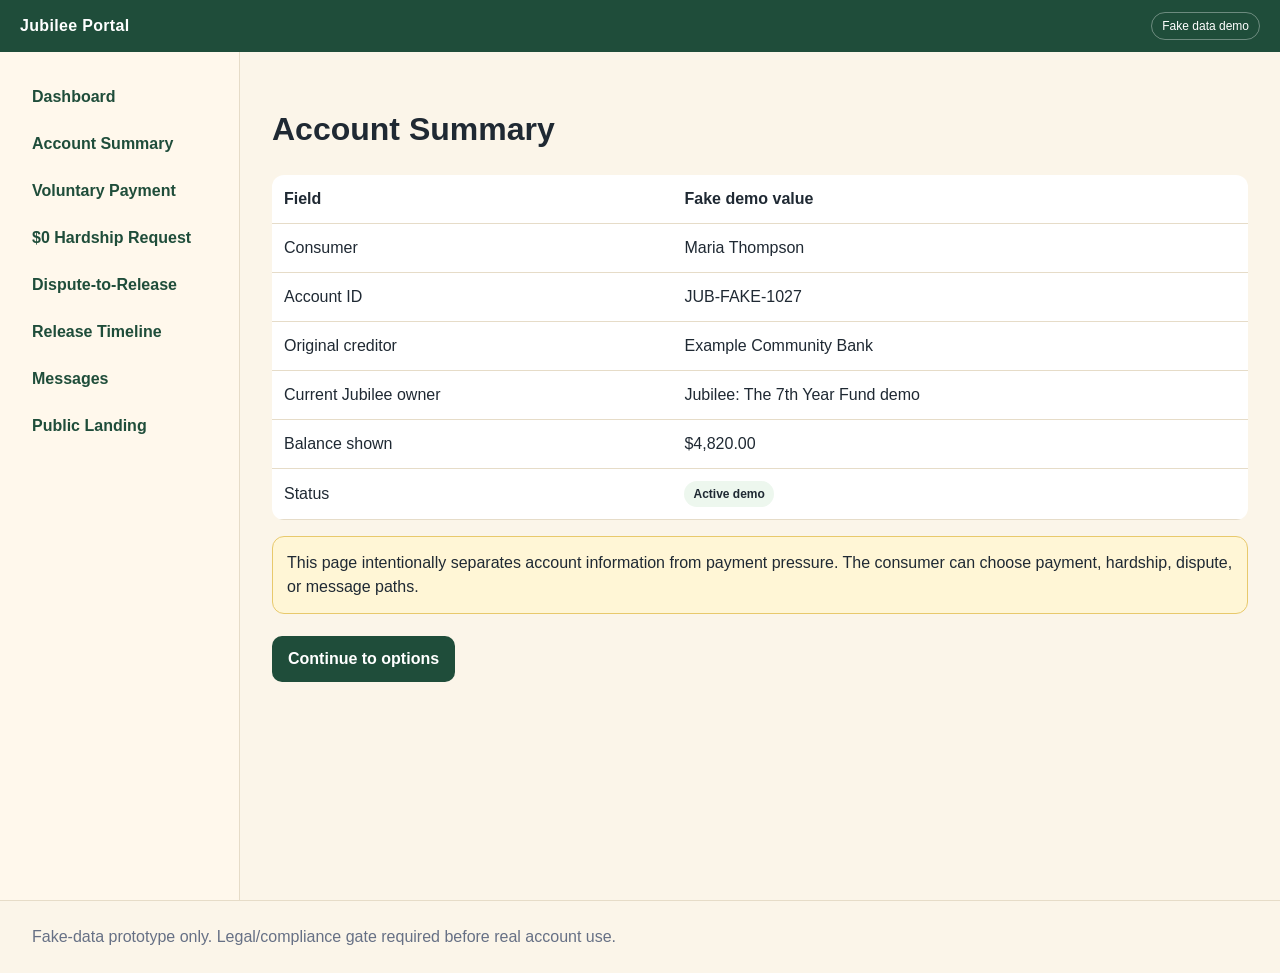
<file: jubilee-preview/account.html>
<!doctype html><html><head><meta charset="utf-8"><meta name="viewport" content="width=device-width,initial-scale=1"><title>Account Summary</title><link rel="stylesheet" href="styles.css"><script src="data.js"></script></head><body><div class="topbar"><div class="brand">Jubilee Portal</div><div class="badge">Fake data demo</div></div><div class="layout"><nav><a href="dashboard.html">Dashboard</a><a href="account.html">Account Summary</a><a href="payment.html">Voluntary Payment</a><a href="hardship.html">$0 Hardship Request</a><a href="dispute.html">Dispute-to-Release</a><a href="release.html">Release Timeline</a><a href="messages.html">Messages</a><a href="index.html">Public Landing</a></nav><main class="content"><h1>Account Summary</h1><table class="table"><tr><th>Field</th><th>Fake demo value</th></tr><tr><td>Consumer</td><td>Maria Thompson</td></tr><tr><td>Account ID</td><td>JUB-FAKE-1027</td></tr><tr><td>Original creditor</td><td>Example Community Bank</td></tr><tr><td>Current Jubilee owner</td><td>Jubilee: The 7th Year Fund demo</td></tr><tr><td>Balance shown</td><td>$4,820.00</td></tr><tr><td>Status</td><td><span class="pill">Active demo</span></td></tr></table><div class="notice">This page intentionally separates account information from payment pressure. The consumer can choose payment, hardship, dispute, or message paths.</div><a class="btn" href="payment.html">Continue to options</a></main></div><footer>Fake-data prototype only. Legal/compliance gate required before real account use.</footer></body></html>
</file>
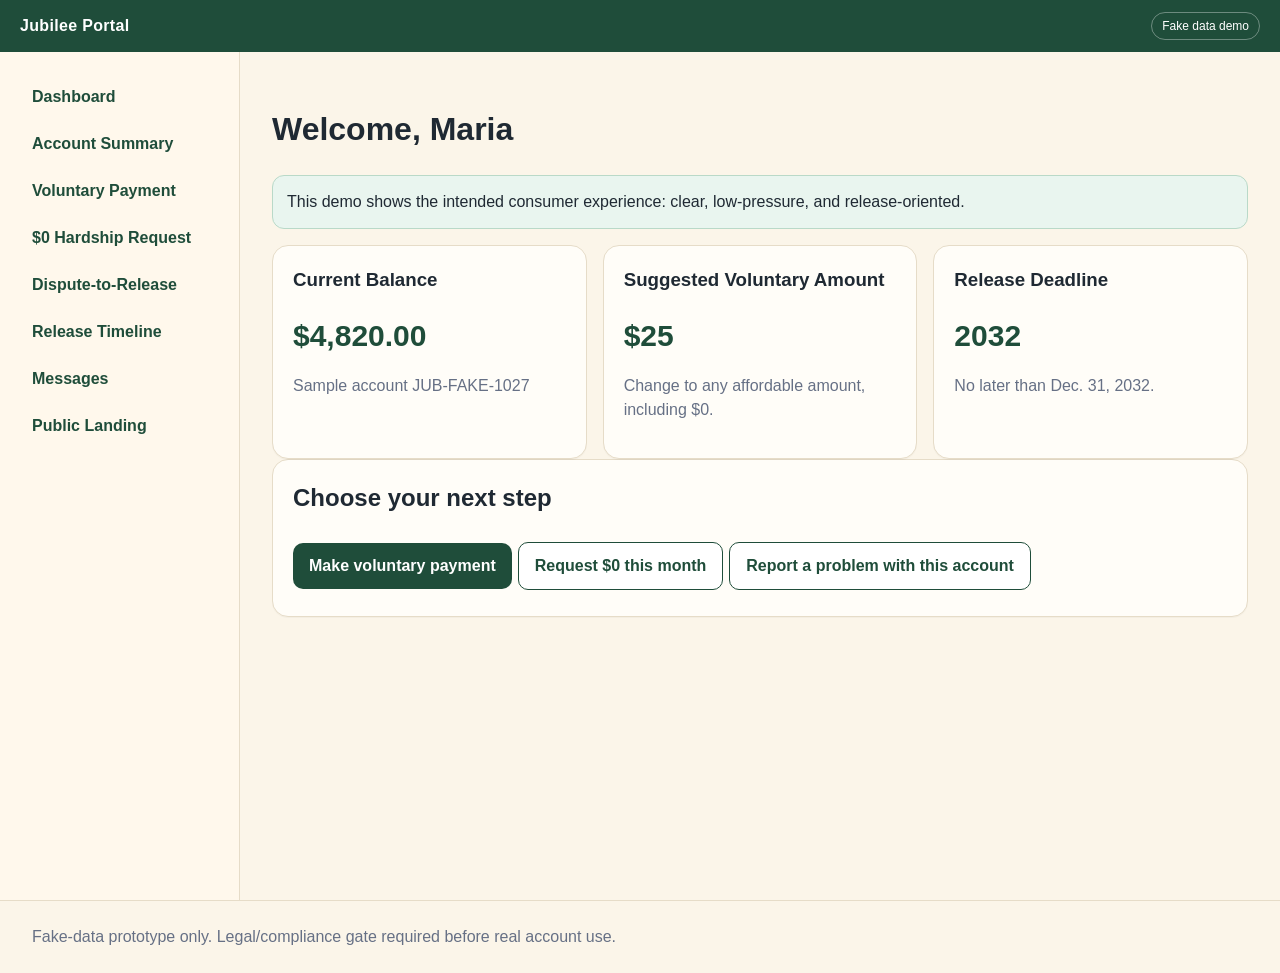
<file: jubilee-preview/dashboard.html>
<!doctype html><html><head><meta charset="utf-8"><meta name="viewport" content="width=device-width,initial-scale=1"><title>Dashboard</title><link rel="stylesheet" href="styles.css"><script src="data.js"></script></head><body><div class="topbar"><div class="brand">Jubilee Portal</div><div class="badge">Fake data demo</div></div><div class="layout"><nav><a href="dashboard.html">Dashboard</a><a href="account.html">Account Summary</a><a href="payment.html">Voluntary Payment</a><a href="hardship.html">$0 Hardship Request</a><a href="dispute.html">Dispute-to-Release</a><a href="release.html">Release Timeline</a><a href="messages.html">Messages</a><a href="index.html">Public Landing</a></nav><main class="content"><h1>Welcome, Maria</h1><div class="notice safe">This demo shows the intended consumer experience: clear, low-pressure, and release-oriented.</div><div class="grid"><div class="card"><h3>Current Balance</h3><div class="metric">$4,820.00</div><p class="muted">Sample account JUB-FAKE-1027</p></div><div class="card"><h3>Suggested Voluntary Amount</h3><div class="metric">$25</div><p class="muted">Change to any affordable amount, including $0.</p></div><div class="card"><h3>Release Deadline</h3><div class="metric">2032</div><p class="muted">No later than Dec. 31, 2032.</p></div></div><div class="card"><h2>Choose your next step</h2><a class="btn" href="payment.html">Make voluntary payment</a><a class="btn secondary" href="hardship.html">Request $0 this month</a><a class="btn secondary" href="dispute.html">Report a problem with this account</a></div></main></div><footer>Fake-data prototype only. Legal/compliance gate required before real account use.</footer></body></html>
</file>
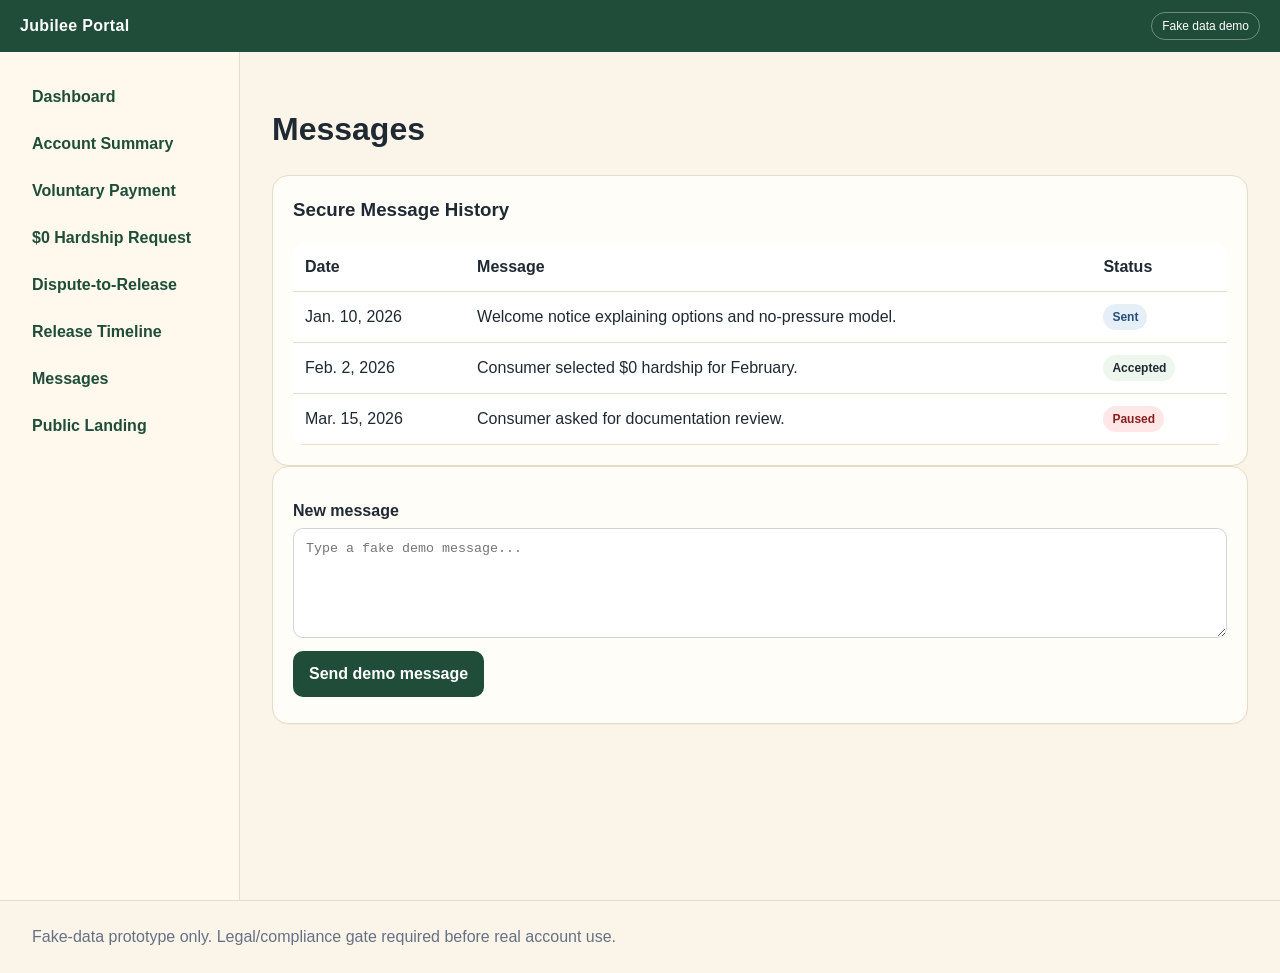
<file: jubilee-preview/messages.html>
<!doctype html><html><head><meta charset="utf-8"><meta name="viewport" content="width=device-width,initial-scale=1"><title>Messages</title><link rel="stylesheet" href="styles.css"><script src="data.js"></script></head><body><div class="topbar"><div class="brand">Jubilee Portal</div><div class="badge">Fake data demo</div></div><div class="layout"><nav><a href="dashboard.html">Dashboard</a><a href="account.html">Account Summary</a><a href="payment.html">Voluntary Payment</a><a href="hardship.html">$0 Hardship Request</a><a href="dispute.html">Dispute-to-Release</a><a href="release.html">Release Timeline</a><a href="messages.html">Messages</a><a href="index.html">Public Landing</a></nav><main class="content"><h1>Messages</h1><div class="card"><h3>Secure Message History</h3><table class="table"><tr><th>Date</th><th>Message</th><th>Status</th></tr><tr><td>Jan. 10, 2026</td><td>Welcome notice explaining options and no-pressure model.</td><td><span class="pill blue">Sent</span></td></tr><tr><td>Feb. 2, 2026</td><td>Consumer selected $0 hardship for February.</td><td><span class="pill">Accepted</span></td></tr><tr><td>Mar. 15, 2026</td><td>Consumer asked for documentation review.</td><td><span class="pill red">Paused</span></td></tr></table></div><div class="card"><label>New message</label><textarea placeholder="Type a fake demo message..."></textarea><a class="btn" href="dashboard.html">Send demo message</a></div></main></div><footer>Fake-data prototype only. Legal/compliance gate required before real account use.</footer></body></html>
</file>
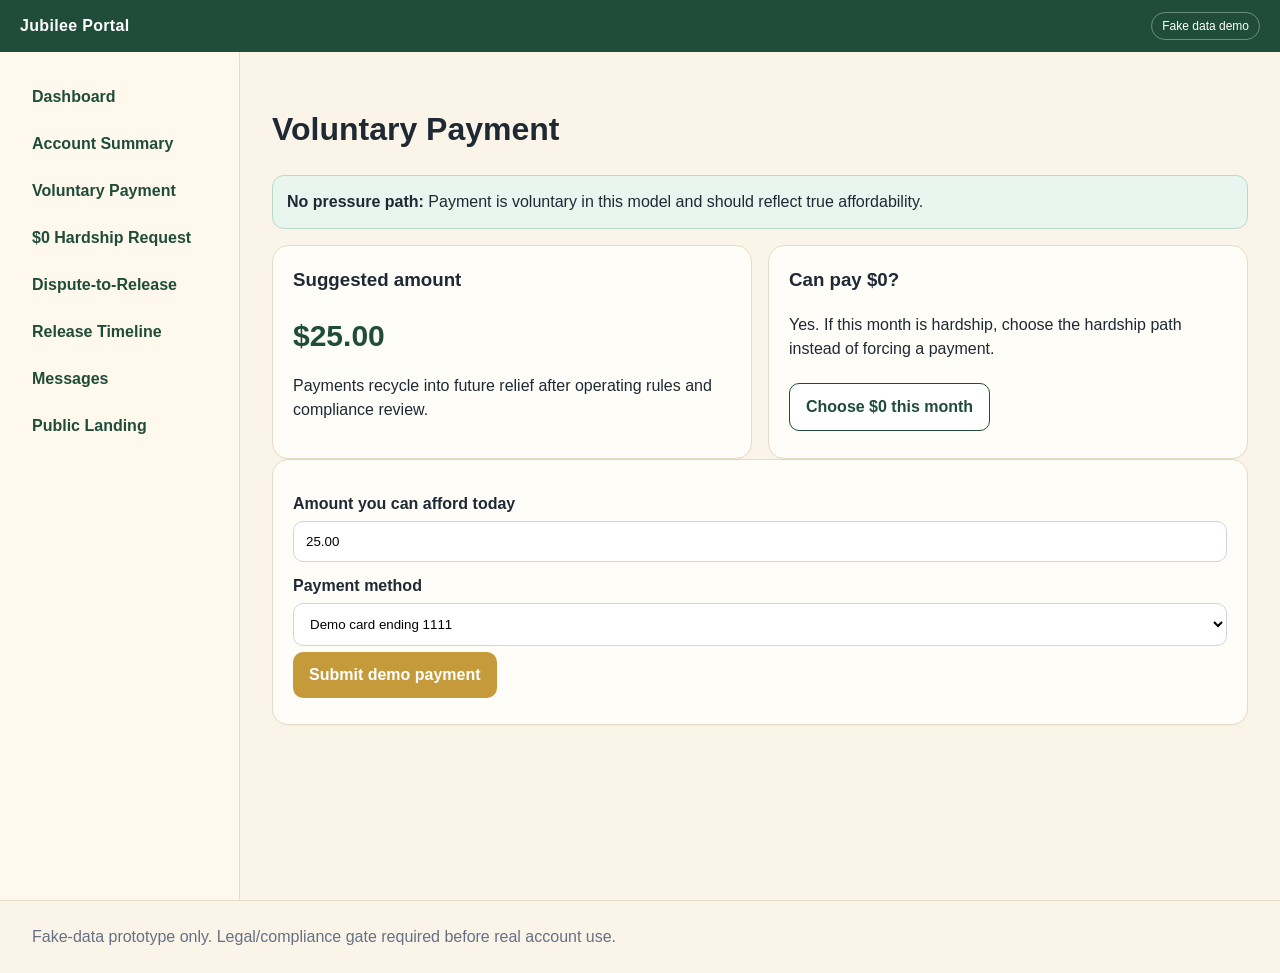
<file: jubilee-preview/payment.html>
<!doctype html><html><head><meta charset="utf-8"><meta name="viewport" content="width=device-width,initial-scale=1"><title>Voluntary Payment</title><link rel="stylesheet" href="styles.css"><script src="data.js"></script></head><body><div class="topbar"><div class="brand">Jubilee Portal</div><div class="badge">Fake data demo</div></div><div class="layout"><nav><a href="dashboard.html">Dashboard</a><a href="account.html">Account Summary</a><a href="payment.html">Voluntary Payment</a><a href="hardship.html">$0 Hardship Request</a><a href="dispute.html">Dispute-to-Release</a><a href="release.html">Release Timeline</a><a href="messages.html">Messages</a><a href="index.html">Public Landing</a></nav><main class="content"><h1>Voluntary Payment</h1><div class="notice safe"><strong>No pressure path:</strong> Payment is voluntary in this model and should reflect true affordability.</div><div class="grid two"><div class="card"><h3>Suggested amount</h3><div class="metric">$25.00</div><p>Payments recycle into future relief after operating rules and compliance review.</p></div><div class="card"><h3>Can pay $0?</h3><p>Yes. If this month is hardship, choose the hardship path instead of forcing a payment.</p><a class="btn secondary" href="hardship.html">Choose $0 this month</a></div></div><div class="card"><label>Amount you can afford today</label><input value="25.00"><label>Payment method</label><select><option>Demo card ending 1111</option><option>Demo bank ending 2222</option></select><a class="btn gold" href="release.html">Submit demo payment</a></div></main></div><footer>Fake-data prototype only. Legal/compliance gate required before real account use.</footer></body></html>
</file>
<file: styles.css>
:root {
  --blue: #183b73;
  --blue-dark: #10284f;
  --gold: #f8c537;
  --text: #1f2933;
  --muted: #5f6b7a;
  --bg: #f6f8fc;
  --card: #ffffff;
  --line: #dbe4f1;
}

* { box-sizing: border-box; }

body {
  margin: 0;
  font-family: Arial, Helvetica, sans-serif;
  color: var(--text);
  background: var(--bg);
  line-height: 1.6;
}

.hero {
  background: linear-gradient(135deg, var(--blue), var(--blue-dark));
  color: white;
  padding: 24px 20px 80px;
}

.nav {
  max-width: 1100px;
  margin: 0 auto 70px;
  display: flex;
  justify-content: space-between;
  gap: 20px;
  align-items: center;
}

.brand {
  font-weight: 800;
  letter-spacing: -0.02em;
  font-size: 1.2rem;
}

.nav-links { display: flex; align-items: center; gap: 20px; }

.nav-link {
  color: white;
  text-decoration: none;
  opacity: 0.9;
  font-weight: 700;
}

.nav-link:hover, .text-link:hover { text-decoration: underline; }

.hero-inner {
  max-width: 980px;
  margin: 0 auto;
  text-align: center;
}

.eyebrow {
  color: var(--gold);
  text-transform: uppercase;
  letter-spacing: 0.12em;
  font-weight: 800;
  font-size: 0.8rem;
}

h1, h2, h3 { line-height: 1.1; margin: 0 0 18px; }

h1 {
  font-size: clamp(2.4rem, 7vw, 5rem);
  letter-spacing: -0.06em;
}

h2 {
  font-size: clamp(2rem, 4vw, 3.2rem);
  letter-spacing: -0.04em;
}

h3 { font-size: 1.4rem; }

.lead {
  font-size: 1.25rem;
  max-width: 800px;
  margin: 0 auto 30px;
  color: rgba(255,255,255,0.88);
}

.hero-actions, .offer-actions {
  display: flex;
  justify-content: center;
  align-items: center;
  flex-wrap: wrap;
  gap: 14px;
}

.button {
  display: inline-block;
  border-radius: 999px;
  padding: 14px 22px;
  text-decoration: none;
  font-weight: 800;
}

.primary { background: var(--gold); color: #172033; }
.secondary { background: rgba(255,255,255,0.14); color: white; border: 1px solid rgba(255,255,255,0.35); }
.dark { background: var(--blue); color: white; }

.section {
  max-width: 1100px;
  margin: 0 auto;
  padding: 70px 20px;
}

.problem {
  display: grid;
  grid-template-columns: 1fr 1fr;
  gap: 40px;
  align-items: center;
}

.problem p:last-child {
  font-size: 1.15rem;
  color: var(--muted);
}

.cards, .faq-grid {
  display: grid;
  grid-template-columns: repeat(3, 1fr);
  gap: 20px;
  padding-top: 10px;
}

.card, .offer, .sample, .faq-grid article {
  background: var(--card);
  border-radius: 24px;
  box-shadow: 0 18px 45px rgba(16, 40, 79, 0.08);
}

.card, .faq-grid article { padding: 28px; }
.card p, .sample p, .faq-grid p { color: var(--muted); }

.offer, .sample {
  margin-top: 30px;
  padding: 46px;
}

.offer-heading {
  display: flex;
  justify-content: space-between;
  align-items: flex-start;
  gap: 30px;
}

.price-box {
  min-width: 205px;
  padding: 22px 24px;
  border-radius: 18px;
  background: #eff4ff;
  border: 1px solid #d6e3fb;
  text-align: right;
}

.price-label, .price-note { display: block; color: var(--muted); font-size: 0.84rem; font-weight: 700; }
.price { display: block; color: var(--blue); font-size: 3rem; line-height: 1; letter-spacing: -0.06em; }
.offer-intro { max-width: 760px; color: var(--muted); font-size: 1.1rem; }

.checklist {
  padding: 0;
  list-style: none;
  display: grid;
  gap: 14px;
}

.checklist li {
  padding-left: 34px;
  position: relative;
}

.checklist li::before {
  content: "✓";
  position: absolute;
  left: 0;
  color: var(--blue);
  font-weight: 900;
}

.offer-actions { justify-content: flex-start; margin-top: 30px; }
.text-link { color: var(--blue); font-weight: 800; text-decoration: none; }

.status-box {
  margin-top: 22px;
  padding: 18px;
  border-radius: 16px;
  background: #eef3ff;
  border: 1px solid #d7e4ff;
}

.start-actions { justify-content: flex-start; margin-top: 24px; }

.faq { padding-top: 15px; }
.faq-grid article { border: 1px solid var(--line); box-shadow: none; }
.faq-grid h3 { font-size: 1.18rem; }

footer {
  text-align: center;
  padding: 35px 20px;
  color: var(--muted);
}

@media (max-width: 760px) {
  .nav, .problem { grid-template-columns: 1fr; display: block; }
  .nav { text-align: center; }
  .nav-links { justify-content: center; margin-top: 10px; flex-wrap: wrap; }
  .cards, .faq-grid { grid-template-columns: 1fr; }
  .offer, .sample { padding: 30px 22px; }
  .offer-heading { display: block; }
  .price-box { margin-top: 24px; text-align: left; }
}
</file>
<file: jubilee-preview/styles.css>
:root{--green:#1f4d3a;--gold:#c59a3b;--cream:#fbf5e9;--ink:#1f2933;--muted:#667085;--line:#e6dcc8;--card:#fffdf8;--danger:#8a1f1f;--blue:#254f7a}*{box-sizing:border-box}body{margin:0;font-family:Inter,Arial,sans-serif;background:var(--cream);color:var(--ink);line-height:1.5}a{color:var(--green);text-decoration:none}.topbar{background:var(--green);color:white;padding:12px 20px;display:flex;justify-content:space-between;gap:16px;align-items:center}.brand{font-weight:800;letter-spacing:.02em}.badge{border:1px solid rgba(255,255,255,.35);border-radius:999px;padding:4px 10px;font-size:12px}.layout{display:grid;grid-template-columns:240px 1fr;min-height:calc(100vh - 52px)}nav{border-right:1px solid var(--line);padding:20px;background:#fff8ec}nav a{display:block;padding:10px 12px;border-radius:10px;margin:3px 0;font-weight:650}nav a:hover,nav a.active{background:#e9ddc7}.content{padding:32px;max-width:1120px}.hero{padding:52px 32px;background:linear-gradient(135deg,#fffdf8,#f1e4cb);border-bottom:1px solid var(--line)}.hero h1{font-size:42px;line-height:1.05;margin:0 0 12px}.hero p{font-size:18px;max-width:780px;color:#344054}.grid{display:grid;grid-template-columns:repeat(3,1fr);gap:16px}.grid.two{grid-template-columns:repeat(2,1fr)}.card{background:var(--card);border:1px solid var(--line);border-radius:16px;padding:20px;box-shadow:0 1px 1px rgba(0,0,0,.03)}.card h2,.card h3{margin-top:0}.metric{font-size:30px;font-weight:800;color:var(--green)}.muted{color:var(--muted)}.notice{background:#fff6d6;border:1px solid #e8c96c;border-radius:12px;padding:14px;margin:16px 0}.safe{background:#e9f5ef;border:1px solid #b9d9c8}.warn{background:#fff1f1;border-color:#e7b8b8}.btn{display:inline-block;background:var(--green);color:white;padding:11px 16px;border-radius:10px;border:0;font-weight:700;margin:6px 6px 6px 0}.btn.secondary{background:#ffffff;color:var(--green);border:1px solid var(--green)}.btn.gold{background:var(--gold)}label{display:block;margin:12px 0 5px;font-weight:700}input,select,textarea{width:100%;padding:12px;border:1px solid #d0d5dd;border-radius:10px;background:white}textarea{min-height:110px}.steps{counter-reset:step}.step{display:flex;gap:12px;border-left:3px solid var(--line);padding:0 0 18px 16px}.dot{width:28px;height:28px;border-radius:50%;background:var(--green);color:white;display:flex;align-items:center;justify-content:center;font-weight:800;flex:0 0 auto}.table{width:100%;border-collapse:collapse;background:white;border-radius:12px;overflow:hidden}.table th,.table td{padding:12px;border-bottom:1px solid var(--line);text-align:left}.pill{display:inline-block;border-radius:999px;padding:4px 9px;background:#edf7ee;font-weight:700;font-size:12px}.pill.red{background:#ffe7e7;color:var(--danger)}.pill.blue{background:#e6eff8;color:var(--blue)}footer{padding:24px 32px;color:var(--muted);border-top:1px solid var(--line)}@media(max-width:820px){.layout{grid-template-columns:1fr}nav{border-right:0;border-bottom:1px solid var(--line)}.grid,.grid.two{grid-template-columns:1fr}.hero h1{font-size:32px}}
</file>
